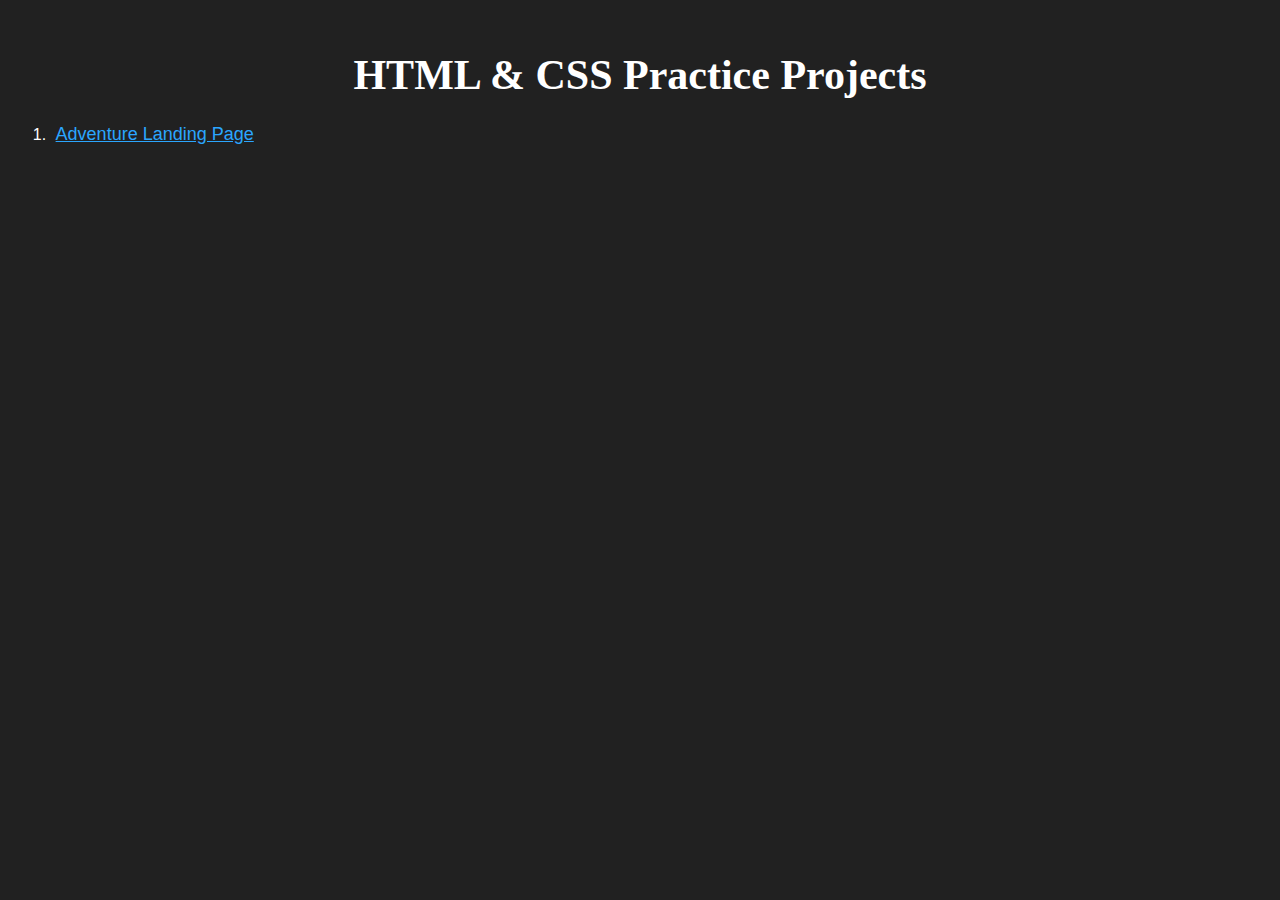
<file: index.html>
<!DOCTYPE html>
<html lang="en">
<head>
      <meta charset="UTF-8">
      <meta name="viewport" content="width=device-width, initial-scale=1.0">
      <title>Practice Projects</title>
      <style>
            * {
                  margin: 0;
                  padding: 0;
                  box-sizing: border-box;
            }
            body {
                  background-color: #212121;
                  min-height: 100vh;
                  color: #fff;
                  padding: 2%;
                  font-family: 'Gill Sans', 'Gill Sans MT', Calibri, 'Trebuchet MS', sans-serif;
            }
            h1 {
                  text-align: center;
                  margin: 25px 0;
                  font-size: 42px;
                  font-family: 'Times New Roman', Times, serif;
            }
            a {
                  color: rgb(43, 166, 254);
                  font-size: 18px;
                  margin-left: 5px;
            }
            ol {
                  margin-left: 25px;
            }
            li {
                  margin-bottom: 10px;
            }
      </style>

</head>
<body>
      <div class="mini-projects">
            <h1 class="heading">HTML & CSS Practice Projects</h1>
            <ol>
                  <li>
                      <a href="./1-Adventure/index.html">Adventure Landing Page</a>  
                  </li> 
            </ol>
      </div>
</body>
</html>
</file>
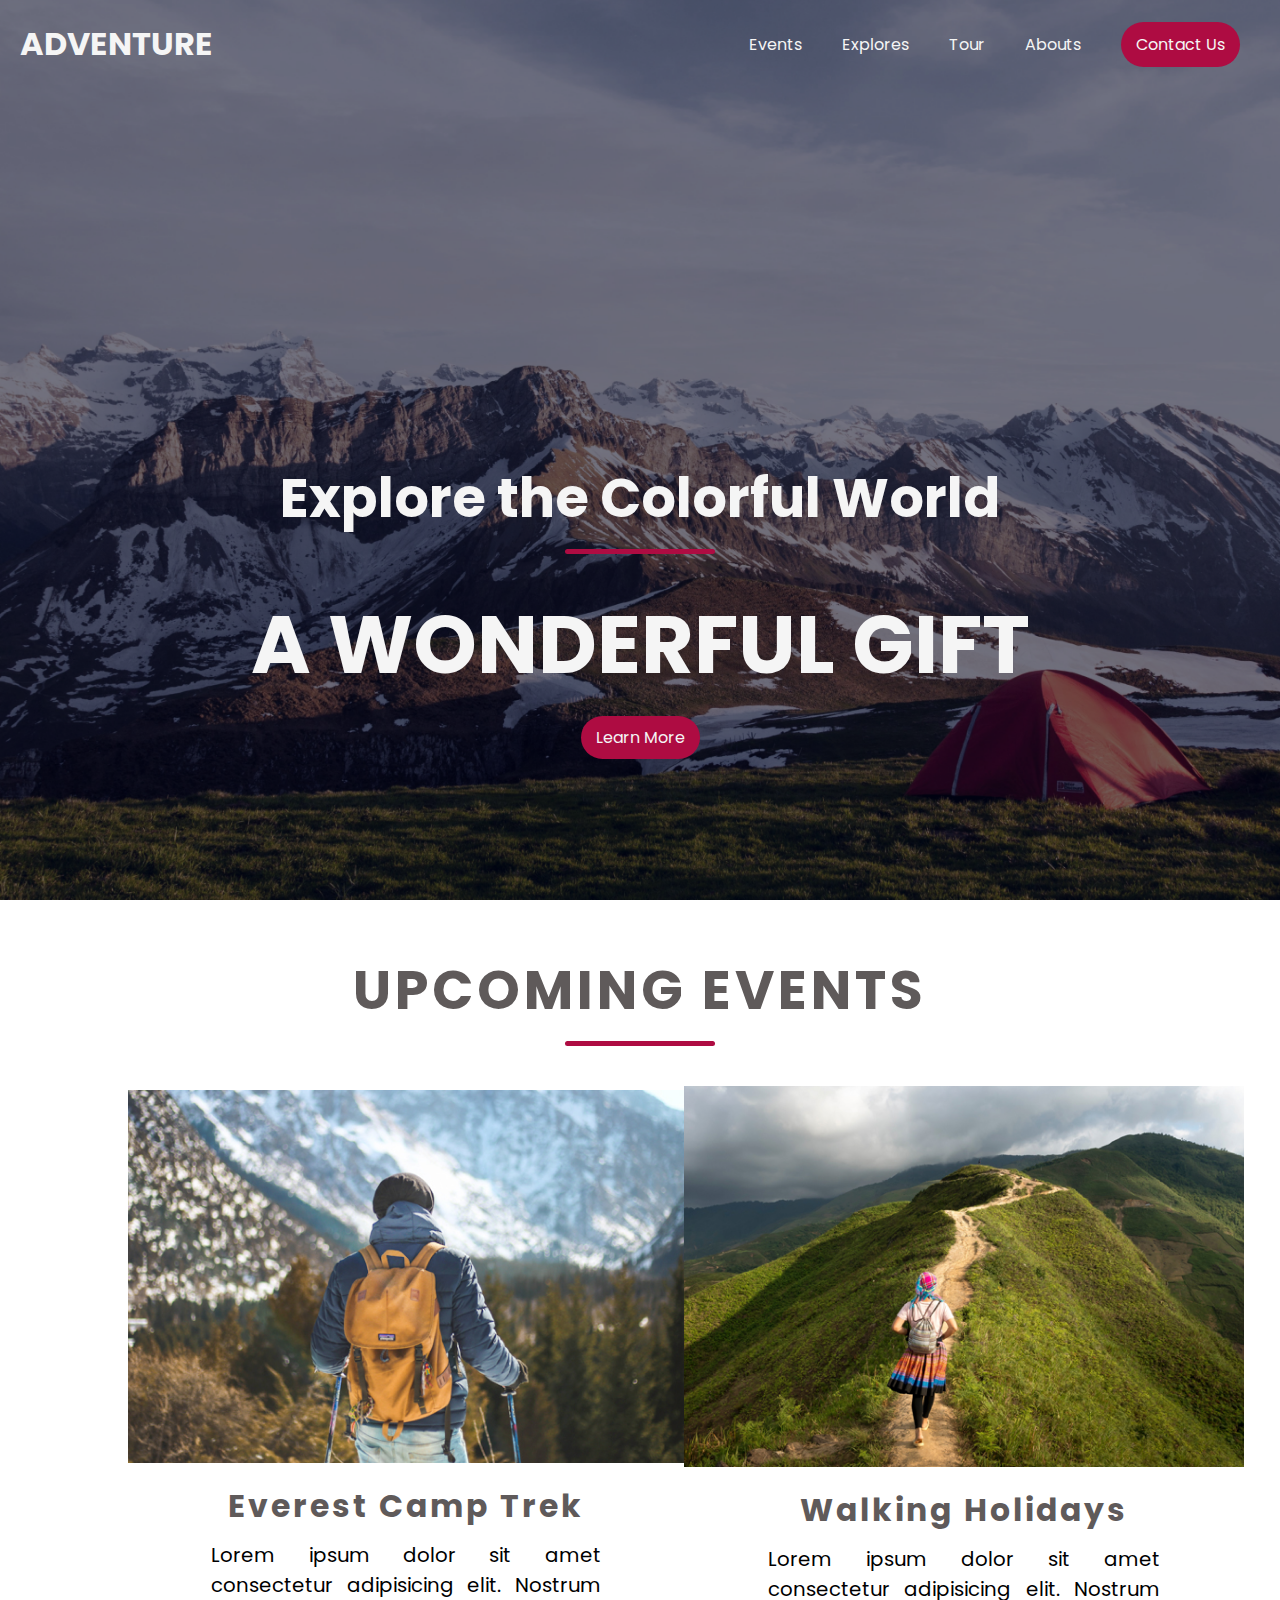
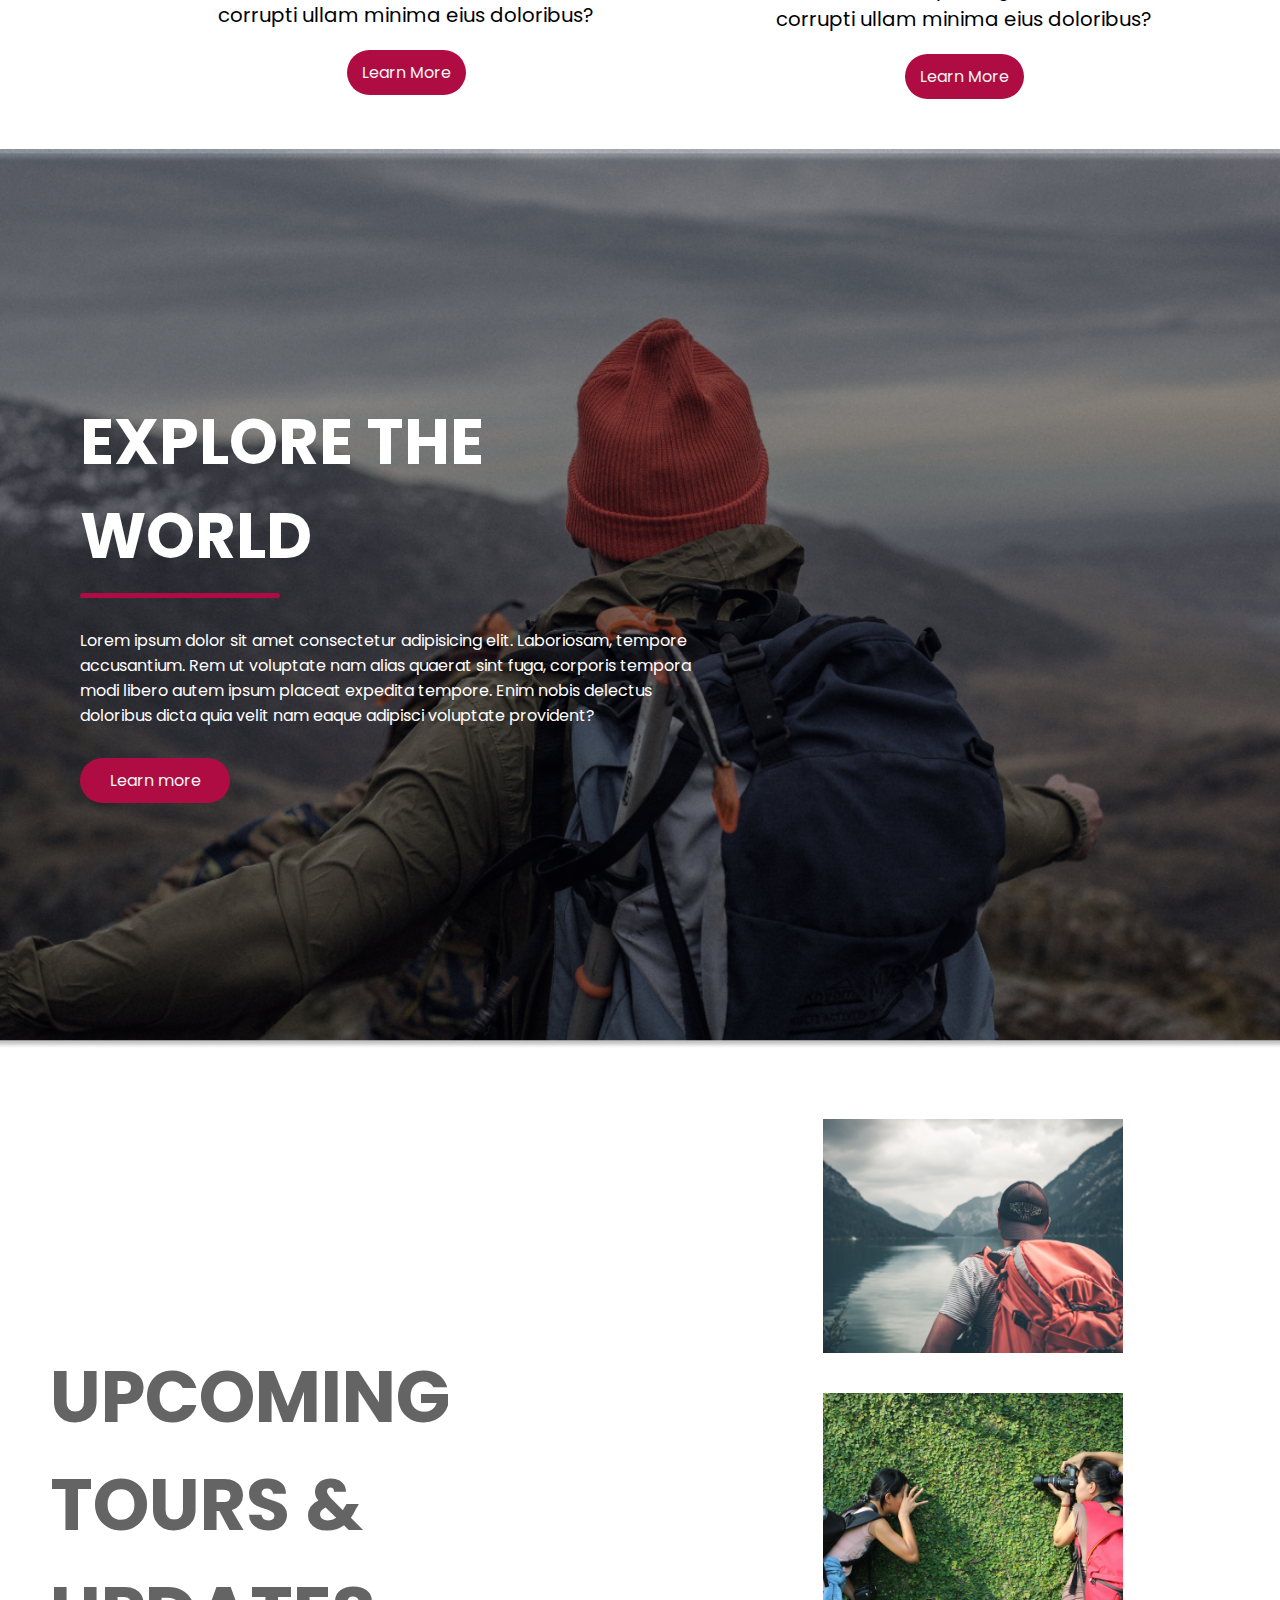
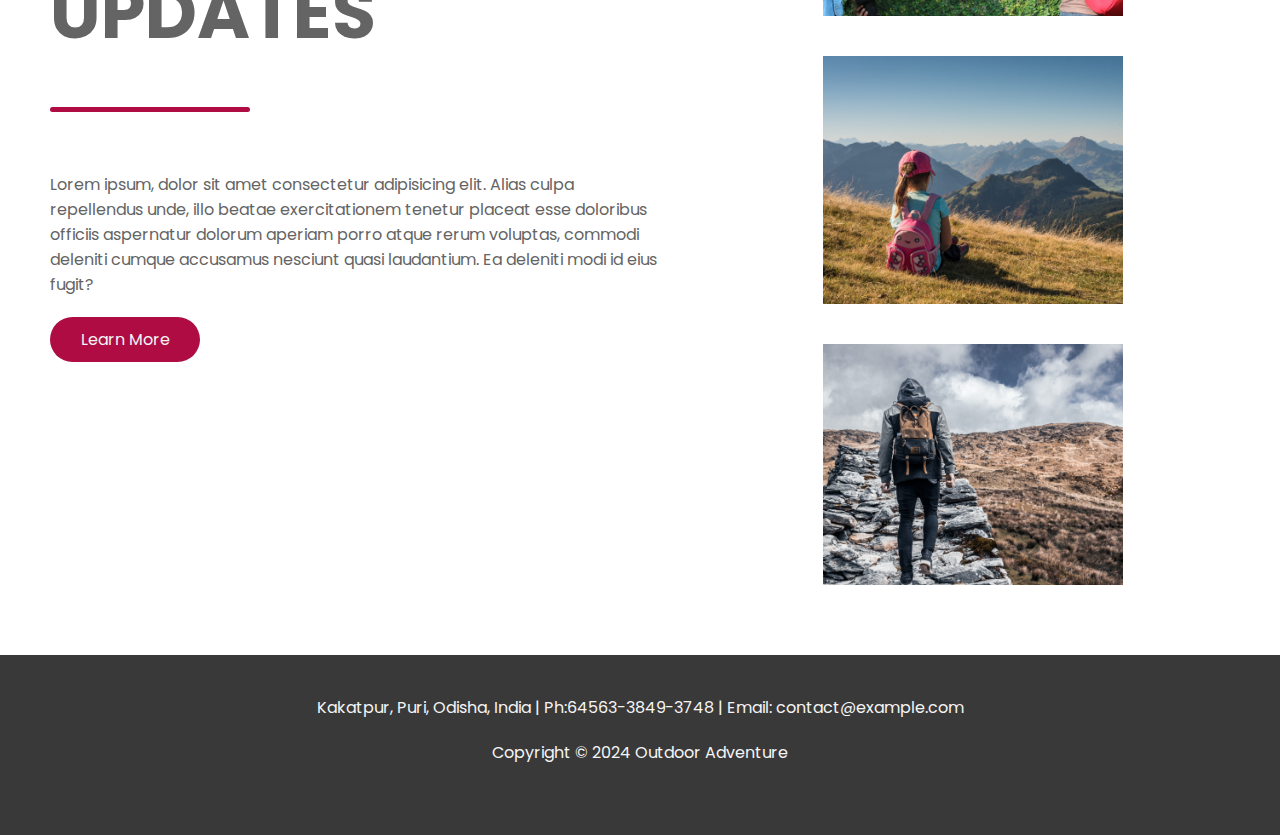
<file: 1-Adventure/index.html>
<!DOCTYPE html>
<html lang="en">
<head>
      <meta charset="UTF-8">
      <meta name="viewport" content="width=device-width, initial-scale=1.0">
      <title>Adventure Website</title>
      <link rel="stylesheet" href="./assets/css/Styles.css">
</head>
<body>
      <!-- Nav-Links -->
      <nav class="navbar">
            <h1 class="logo">ADVENTURE</h1>
            <ul class="nav-links">
                  <li><a href="#even">Events</a></li>
                  <li><a href="#expl">Explores</a></li>
                  <li><a href="#tr">Tour</a></li>
                  <li><a href="#abt">Abouts</a></li>
                  <li class="btn"><a href="#">Contact Us</a></li>
            </ul>
            <img src="./assets/img/menu-btn.png" alt="" class="menu-btn">
      </nav>

      <header id="home">
            <div class="header-content">
                  <h2>Explore the Colorful World</h2>
                  <div class="line"></div>
                  <h1>A WONDERFUL GIFT</h1>
                  <a href="#" class="btn">Learn More</a>
            </div>
      </header>

      <!-- Events -->

      <section id="even" class="events">
            <h1>UPCOMING EVENTS</h1>
            <div class="line"></div>
            <div class="event-detail">
                  <div>
                        <img src="./assets/img/img1.png" alt="">
                        <h2>Everest Camp Trek</h2>
                        <p>Lorem ipsum dolor sit amet consectetur adipisicing elit. Nostrum corrupti ullam minima eius doloribus?</p>
                        <a href="#" class="btn">Learn More</a>
                  </div>
                  <div>
                        <img src="./assets/img/img2.png" alt="">
                        <h2>Walking Holidays</h2>
                        <p>Lorem ipsum dolor sit amet consectetur adipisicing elit. Nostrum corrupti ullam minima eius doloribus?</p>
                        <a href="#" class="btn">Learn More</a>
                  </div>
                  
            </div>
      </section>

      <!-- Explore Section -->

      <section id="expl" class="explore">
            <div class="explore-content">
                  <h1>EXPLORE THE WORLD</h1>
                  <div class="line line2"></div>
                  <p>Lorem ipsum dolor sit amet consectetur adipisicing elit. Laboriosam, tempore accusantium. Rem ut voluptate nam alias quaerat sint fuga, corporis tempora modi libero autem ipsum placeat expedita tempore. Enim nobis delectus doloribus dicta quia velit nam eaque adipisci voluptate provident?</p>
                  <a href="#" class="btn btn2">Learn more</a>
            </div>
      </section>

      <!-- Tours Section -->

      <section id="tr" class="tours">
            <div class="content-col">
                  <h1>UPCOMING TOURS & UPDATES</h1>
                  <div class="line line2"></div>
                  <p>Lorem ipsum, dolor sit amet consectetur adipisicing elit. Alias culpa repellendus unde, illo beatae exercitationem tenetur placeat esse doloribus officiis aspernatur dolorum aperiam porro atque rerum voluptas, commodi deleniti cumque accusamus nesciunt quasi laudantium. Ea deleniti modi id eius fugit?</p>
                  <a href="#" class="btn btn2">Learn More</a>
            </div>
            <div class="image-col">
                  <img src="./assets/img/img3.png" alt="">
                  <img src="./assets/img/img4.png" alt="">
                  <img src="./assets/img/img5.png" alt="">
                  <img src="./assets/img/img6.png" alt="">
            </div>
      </div>
      </section>

      <!-- Footer -->

      <footer id="abt">
            <p>Kakatpur, Puri, Odisha, India | Ph:64563-3849-3748 | Email: contact@example.com</p>
            <p>Copyright © 2024 Outdoor Adventure</p>
      </footer>

      <script>
            const menuBtn = document.querySelector('.menu-btn');
            const navLinks = document.querySelector('.nav-links');

            menuBtn.addEventListener('click', () => {
                  navLinks.classList.toggle('mobile-menu')
            })

      </script>
</body>
</html>
</file>
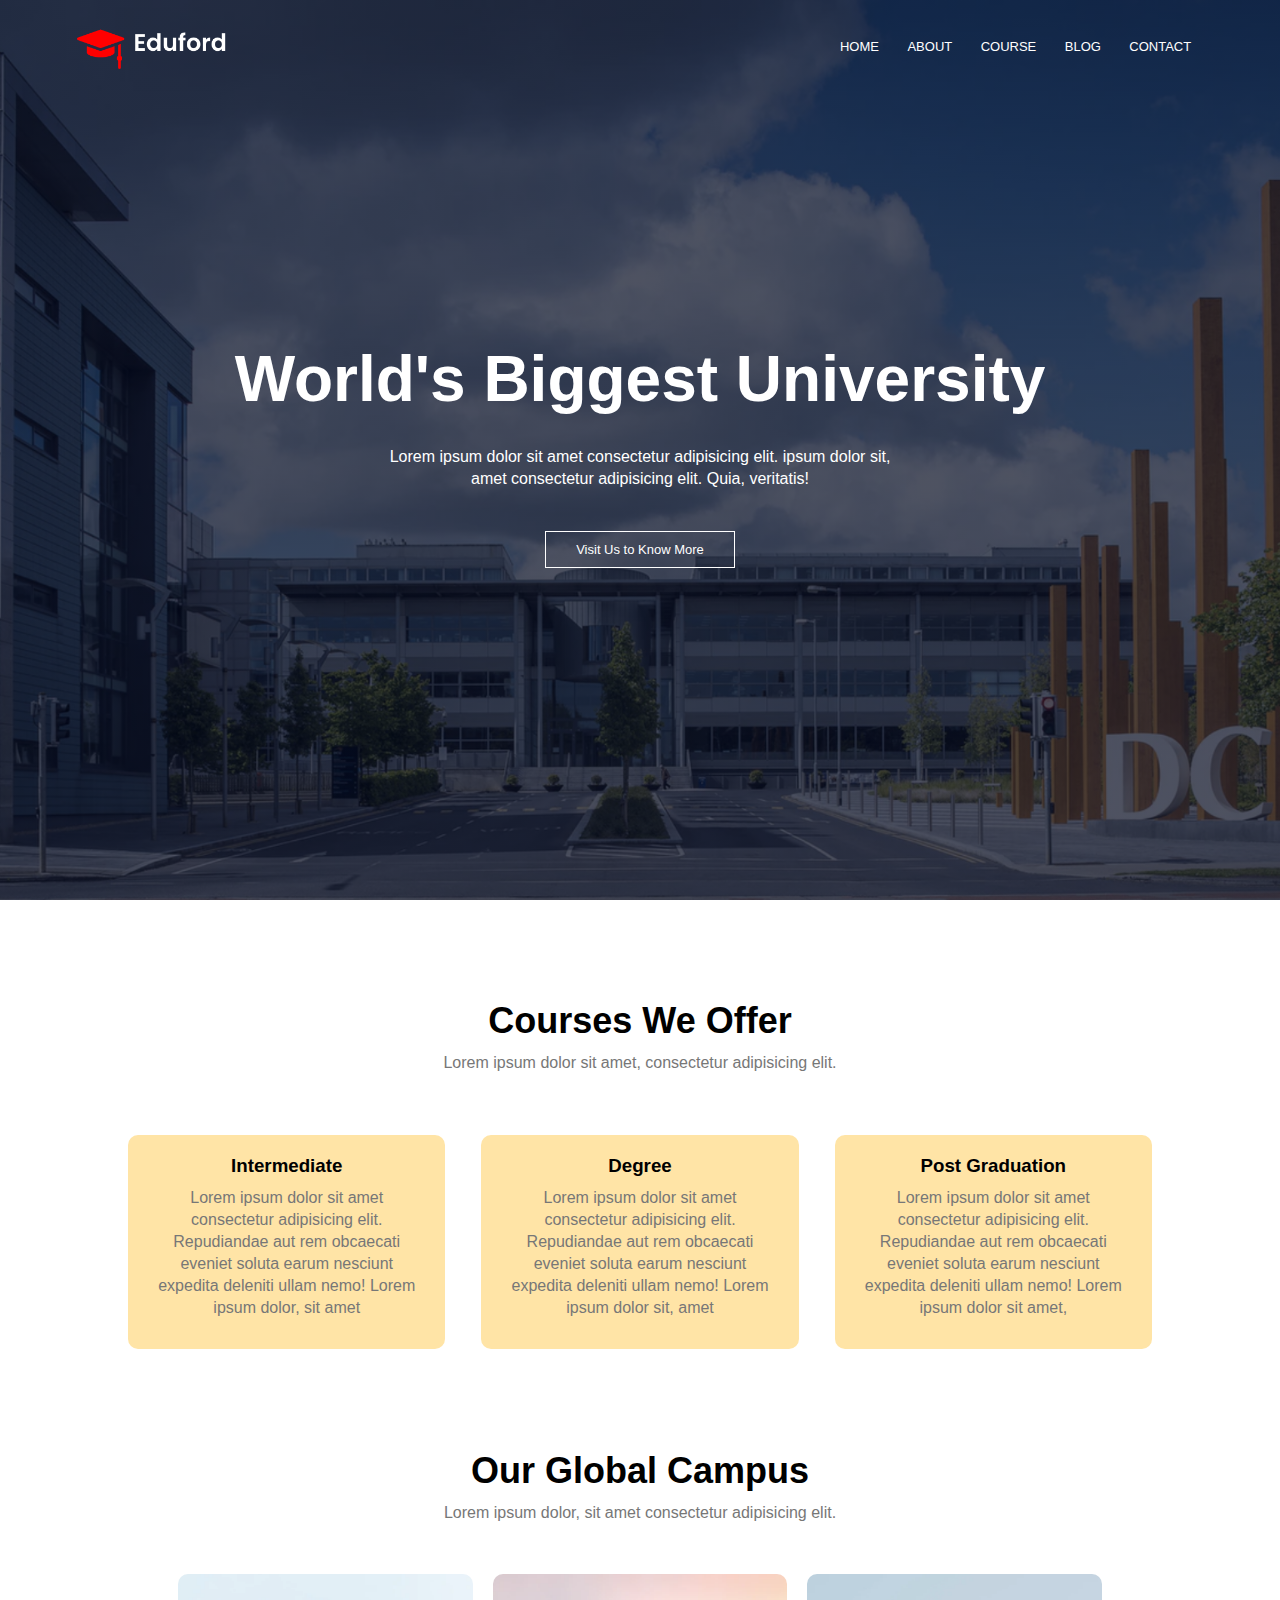
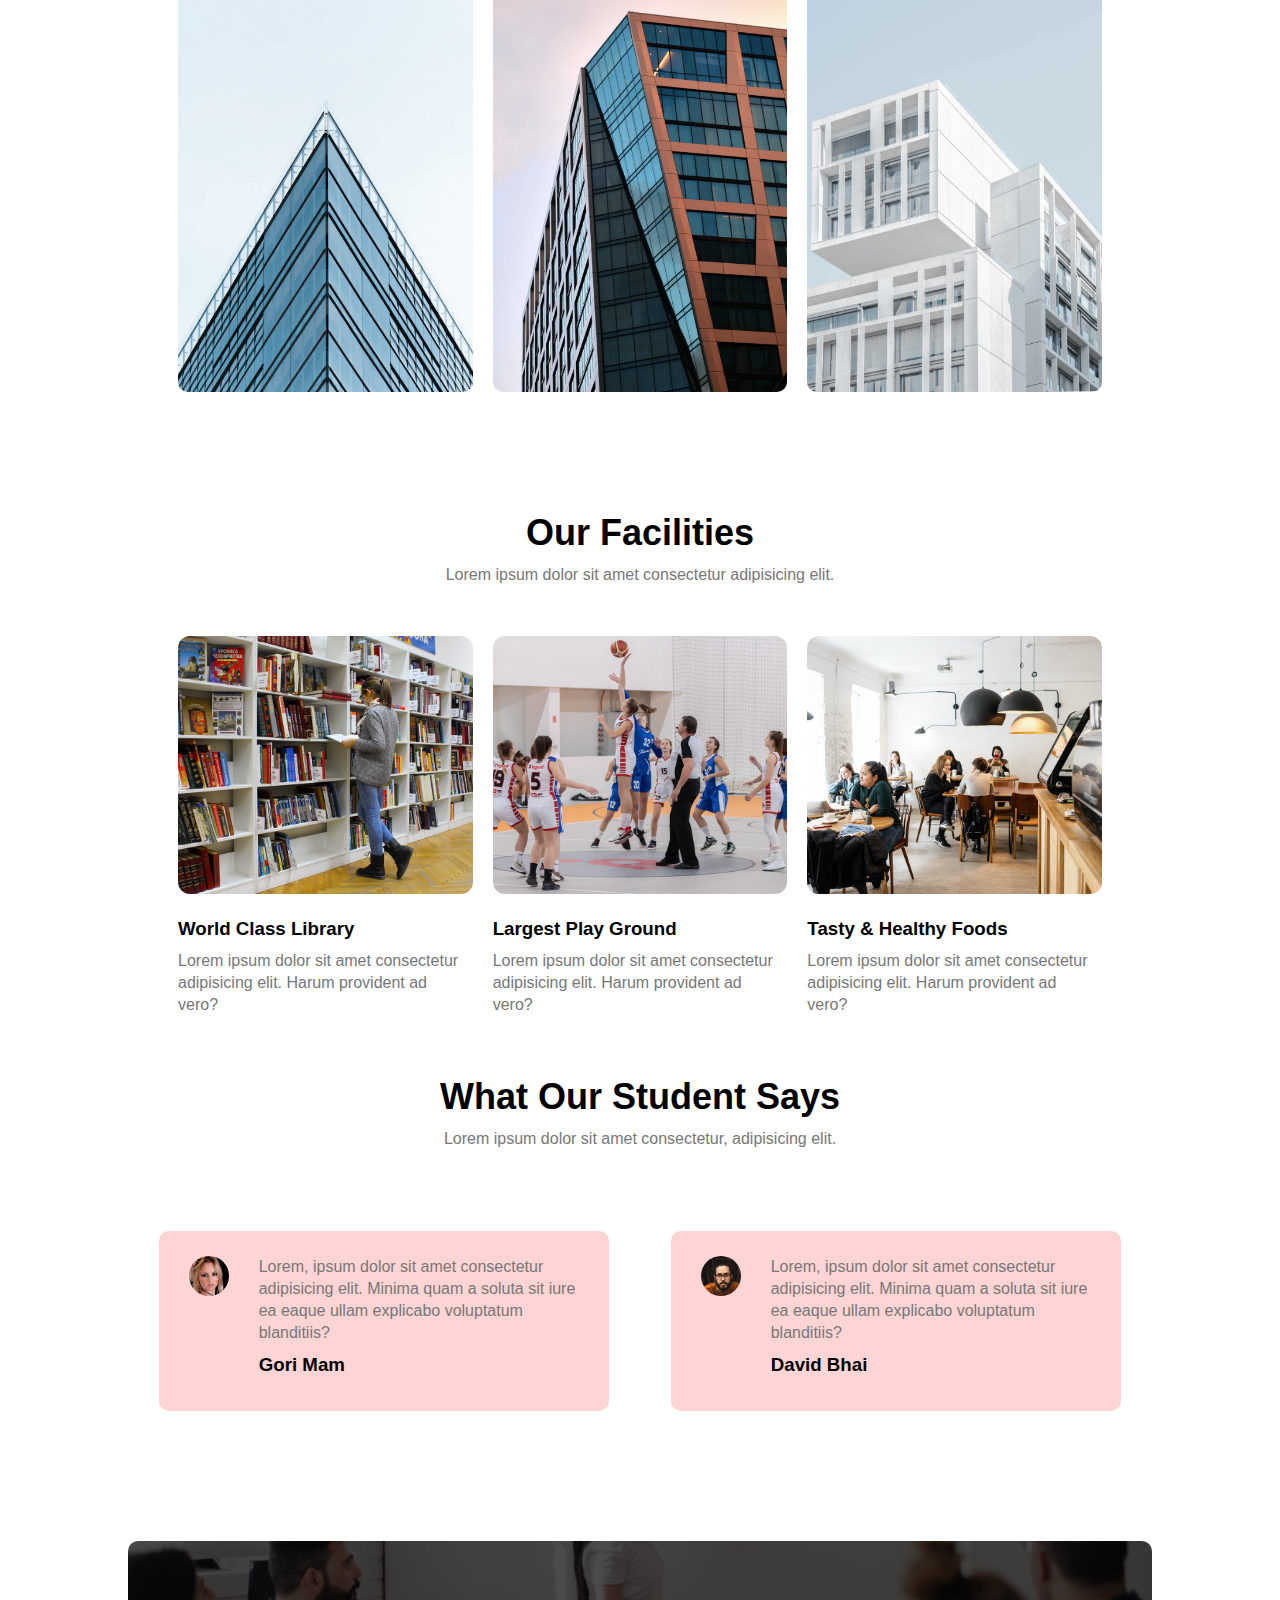
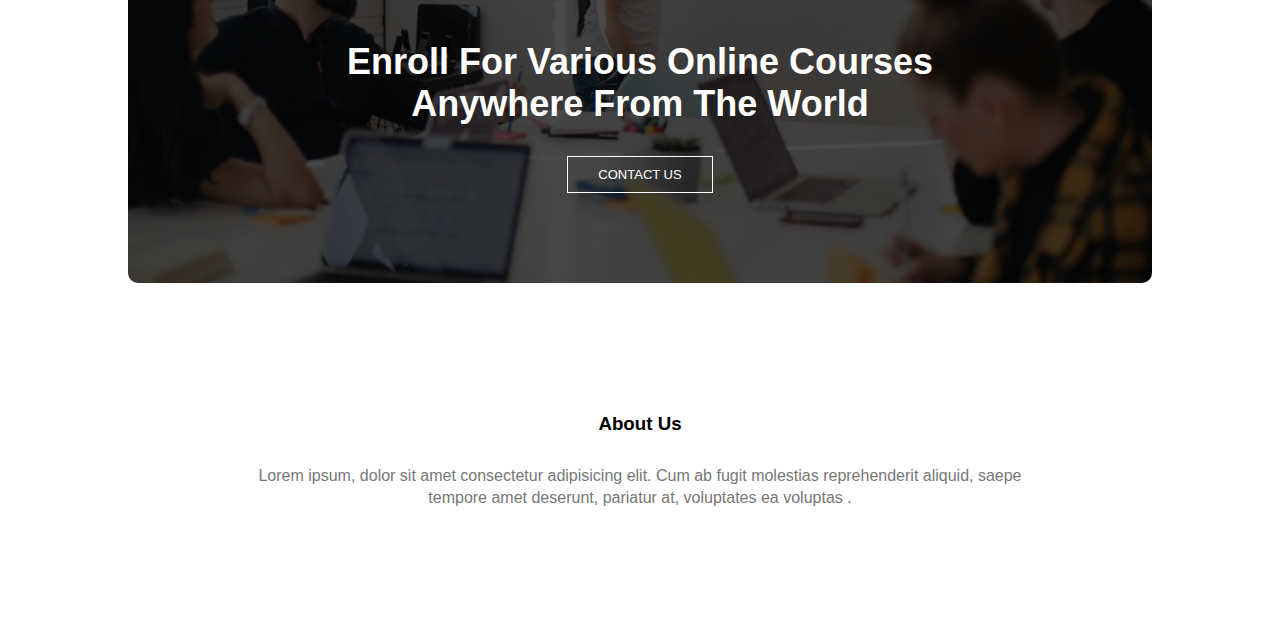
<file: 2-Eduford/index.html>
<!DOCTYPE html>
<html lang="en">
<head>
      <meta charset="UTF-8">
      <meta name="viewport" content="width=device-width, initial-scale=1.0">
      <link rel="stylesheet" href="./assets/css/styles.css">
      <link rel="stylesheet" href="https://cdnjs.cloudflare.com/ajax/libs/font-awesome/6.6.0/css/all.min.css" integrity="sha512-Kc323vGBEqzTmouAECnVceyQqyqdsSiqLQISBL29aUW4U/M7pSPA/gEUZQqv1cwx4OnYxTxve5UMg5GT6L4JJg==" crossorigin="anonymous" referrerpolicy="no-referrer" />
      <title>Eduford</title>
</head>
<body>
      
      <header class="header">
            <nav>
                  <img src="./assets/img/logo.png" alt="logo of the page" class="logo">
                  <div class="nav-links" id="navLinks">
                        <i class="fa fa-solid fa-xmark" onclick="hideMenu()"></i>
                        <ul>
                              <li><a href="./index.html">HOME</a></li>
                              <li><a href="./aboutUs.html">ABOUT</a></li>
                              <li><a href="./courses.html">COURSE</a></li>
                              <li><a href="./blog.html">BLOG</a></li>
                              <li><a href="./Contactus.html">CONTACT</a></li>
                        </ul>
                  </div>
                  <i class="fa fa-solid fa-bars " onclick="showMenu()"></i>
            </nav>
            <div class="text-box">
                  <h1>World's Biggest University</h1>
                  <p>Lorem ipsum dolor sit amet consectetur adipisicing elit.  ipsum dolor sit, <br> amet consectetur adipisicing elit. Quia, veritatis!</p>
                  <a class="hero-btn" href="#">Visit Us to Know More</a>
            </div>
      </header>

      <!-- Courses -->

      <section class="courses">
            <h1>Courses We Offer</h1>
            <p>Lorem ipsum dolor sit amet, consectetur adipisicing elit.</p>
            <div class="row">
                  <div class="course-col">
                        <h3>Intermediate</h3>
                        <p>Lorem ipsum dolor sit amet consectetur adipisicing elit. Repudiandae aut rem obcaecati eveniet soluta earum nesciunt expedita deleniti ullam nemo! Lorem ipsum dolor, sit amet 
                        </p>
                  </div>
                  <div class="course-col">
                        <h3>Degree</h3>
                        <p>Lorem ipsum dolor sit amet consectetur adipisicing elit. Repudiandae aut rem obcaecati eveniet soluta earum nesciunt expedita deleniti ullam nemo! Lorem ipsum dolor sit, amet </p>
                  </div>
                  <div class="course-col">
                        <h3>Post Graduation</h3>
                        <p>Lorem ipsum dolor sit amet consectetur adipisicing elit. Repudiandae aut rem obcaecati eveniet soluta earum nesciunt expedita deleniti ullam nemo! Lorem ipsum dolor sit amet, </p>
                  </div>
            </div>
      </section>


      <!-- Campus -->

      <section class="campus">
            <h1>Our Global Campus</h1>
            <p>Lorem ipsum dolor, sit amet consectetur adipisicing elit.</p>
            
            <div class="row">
                  <div class="campus-col">
                        <img src="./assets/img/london.png">
                        <div class="layer">
                              <h3>LONDON</h3>
                        </div>
                  </div>
                  <div class="campus-col">
                        <img src="./assets/img/newyork.png">
                        <div class="layer">
                              <h3>NEW YORK</h3>
                        </div>
                  </div>
                  <div class="campus-col">
                        <img src="./assets/img/washington.png">
                        <div class="layer">
                              <h3>WASHINGTON</h3>
                        </div>
                  </div>
                  
            </div>
      </section>

      <!-- Facility -->

      <section class="facility">
            <h1>Our Facilities</h1>
            <p>Lorem ipsum dolor sit amet consectetur adipisicing elit.</p>
            <div class="row">
                  <div class="facility-col">
                        <img src="./assets/img/library.png">
                        <div class="col-text">
                              <h3>World Class Library</h3>
                              <p>Lorem ipsum dolor sit amet consectetur adipisicing elit. Harum provident ad vero?</p>
                        </div>
                  </div>
                  <div class="facility-col">
                        <img src="./assets/img/basketball.png">
                        <div class="col-text">
                              <h3>Largest Play Ground</h3>
                              <p>Lorem ipsum dolor sit amet consectetur adipisicing elit. Harum provident ad vero?</p>
                        </div>
                  </div>
                  <div class="facility-col">
                        <img src="./assets/img/cafeteria.png">
                        <div class="col-text">
                              <h3>Tasty & Healthy Foods</h3>
                              <p>Lorem ipsum dolor sit amet consectetur adipisicing elit. Harum provident ad vero?</p>
                        </div>
                  </div>
            </div>
      </section>

      <!-- Testimonial -->

      <section class="testimonial">
            <h1>What Our Student Says</h1>
            <p>Lorem ipsum dolor sit amet consectetur, adipisicing elit.</p>
            <div class="row">
                  <div class="testi-col">
                        <img src="./assets/img/user1.jpg">
                        <div class="review">
                              <p>Lorem, ipsum dolor sit amet consectetur adipisicing elit. Minima quam a soluta sit iure ea eaque ullam explicabo voluptatum blanditiis?</p>
                              <h3>Gori Mam</h3>
                              <i class="fa-solid fa-star"></i>
                              <i class="fa-solid fa-star"></i>
                              <i class="fa-solid fa-star"></i>
                              <i class="fa-solid fa-star"></i>
                              <i class="fa-regular fa-star"></i>
                        </div>
                  </div>
                  <div class="testi-col">
                        <img src="./assets/img/user2.jpg">
                        <div class="review">
                              <p>Lorem, ipsum dolor sit amet consectetur adipisicing elit. Minima quam a soluta sit iure ea eaque ullam explicabo voluptatum blanditiis?</p>
                              <h3>David Bhai</h3>
                              <i class="fa-solid fa-star"></i>
                              <i class="fa-solid fa-star"></i>
                              <i class="fa-solid fa-star"></i>
                              <i class="fa-solid fa-star"></i>
                              <i class="fa-solid fa-star-half-stroke"></i>
                        </div>
                  </div>

            </div>
      </section>

      <!-- Call To Action -->

      <section class="cta">
            <h1>enroll for various online courses <br> anywhere from the world</h1>
            <a href="" class="hero-btn">CONTACT US</a>
      </section>


      <footer>
            <h3>About Us</h3>
            <p>Lorem ipsum, dolor sit amet consectetur adipisicing elit. Cum ab fugit molestias  reprehenderit aliquid, saepe <br> tempore amet deserunt, pariatur at, voluptates ea voluptas .</p>
            <div class="media-links">
                  <a href="#">
                        <i class="fa-brands fa-facebook"></i>
                  </a>
                  <a href="#">
                        <i class="fa-brands fa-x-twitter"></i>
                  </a>
                  <a href="#">
                        <i class="fa-brands fa-instagram"></i>
                  </a>
                  <a href="#">
                        <i class="fa-brands fa-linkedin"></i>
                  </a>
            </div>
      </footer>



      <!-- JavaScript for Toggle Menu -->
      <script>
            const navLinks = document.getElementById('navLinks')
            function showMenu() {
                  navLinks.style.right = '0';
            }
            function hideMenu() {
                  navLinks.style.right = '-200px';
            }
      </script>
</body>
</html>
</file>
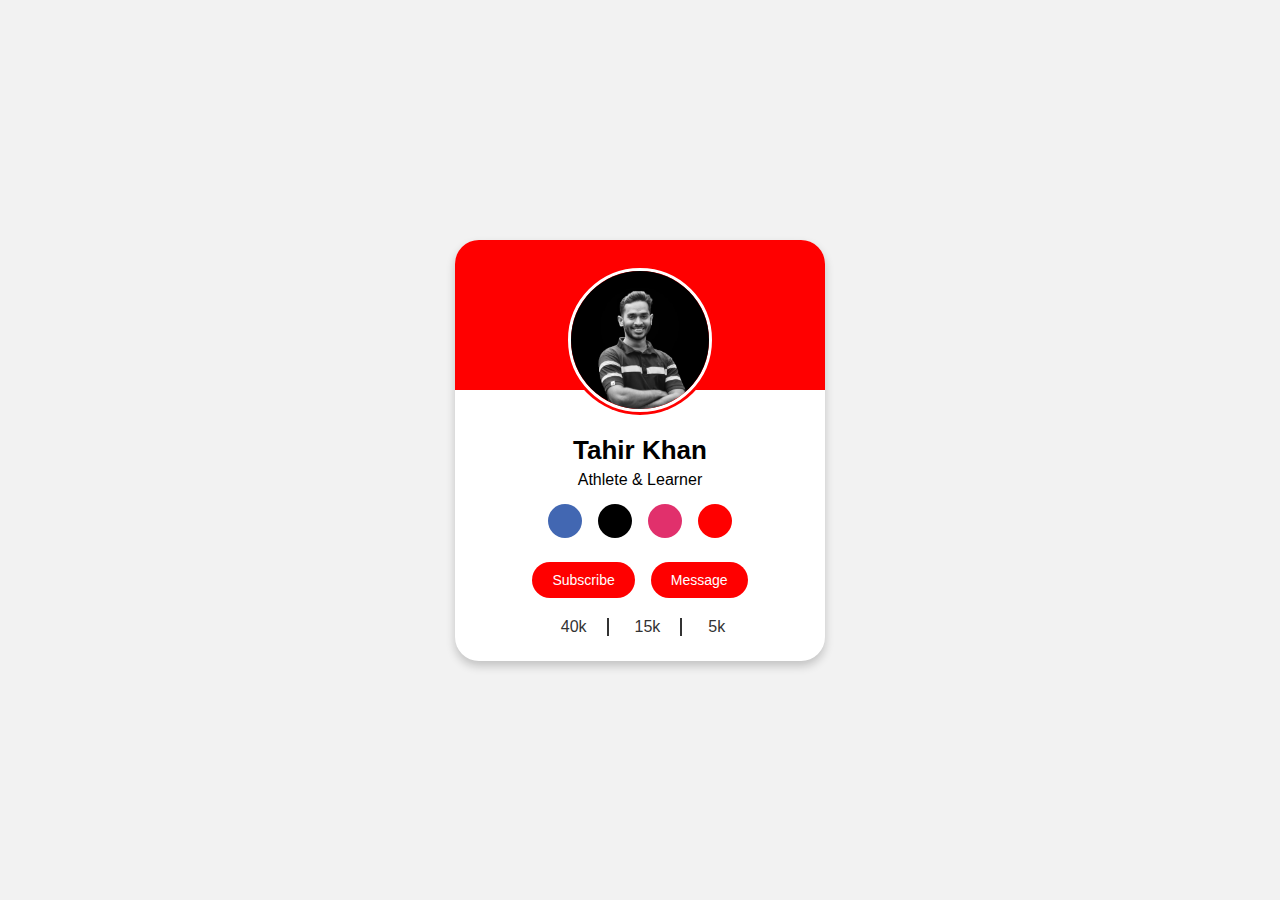
<file: Mini-Project-Css/1-Profile-Card/index.html>
<!DOCTYPE html>
<html lang="en">
<head>
      <meta charset="UTF-8">
      <meta name="viewport" content="width=device-width, initial-scale=1.0">
      <title>Profile-Card</title>
      <link rel="stylesheet" href="https://cdnjs.cloudflare.com/ajax/libs/font-awesome/6.6.0/css/all.min.css" integrity="sha512-Kc323vGBEqzTmouAECnVceyQqyqdsSiqLQISBL29aUW4U/M7pSPA/gEUZQqv1cwx4OnYxTxve5UMg5GT6L4JJg==" crossorigin="anonymous" referrerpolicy="no-referrer" />
      <link rel="stylesheet" href="./assets/css/styles.css">
</head>
<body>
      <div class="profile-card">
            <div class="image">
                  <img src="./assets/img/Profile_Pic.jpeg" alt="">
            </div>

            <div class="text-data">
                  <span class="title">Tahir Khan</span>
                  <p class="text">Athlete & Learner</p>
            </div>

            <div class="media-buttons">
                  <a href="#" class="link" style="background-color: #4267b2;">
                        <i class="fa-brands fa-facebook"></i>
                  </a>
                  <a href="#" class="link" style="background-color: #000;">
                        <i class="fa-brands fa-x-twitter"></i>
                  </a>
                  <a href="#" class="link" style="background-color: #e1306c;">
                        <i class="fa-brands fa-instagram"></i>
                  </a>
                  <a href="#" class="link" style="background-color: #ff0000;">
                        <i class="fa-brands fa-youtube"></i>
                  </a>
            </div>

            <div class="buttons">
                  <button class="button">Subscribe</button>
                  <button class="button">Message</button>
            </div>

            <div class="analytics">
                  <div class="data">
                        <i class="fa-regular fa-heart"></i>
                        <span class="number">40k</span>
                  </div>
                  <div class="data">
                        <i class="fa-regular fa-comment"></i>
                        <span class="number">15k</span>
                  </div>
                  <div class="data">
                        <i class="fa-solid fa-share"></i>
                        <span class="number">5k</span>
                  </div>
            </div>
      </div>
</body>
</html>
</file>
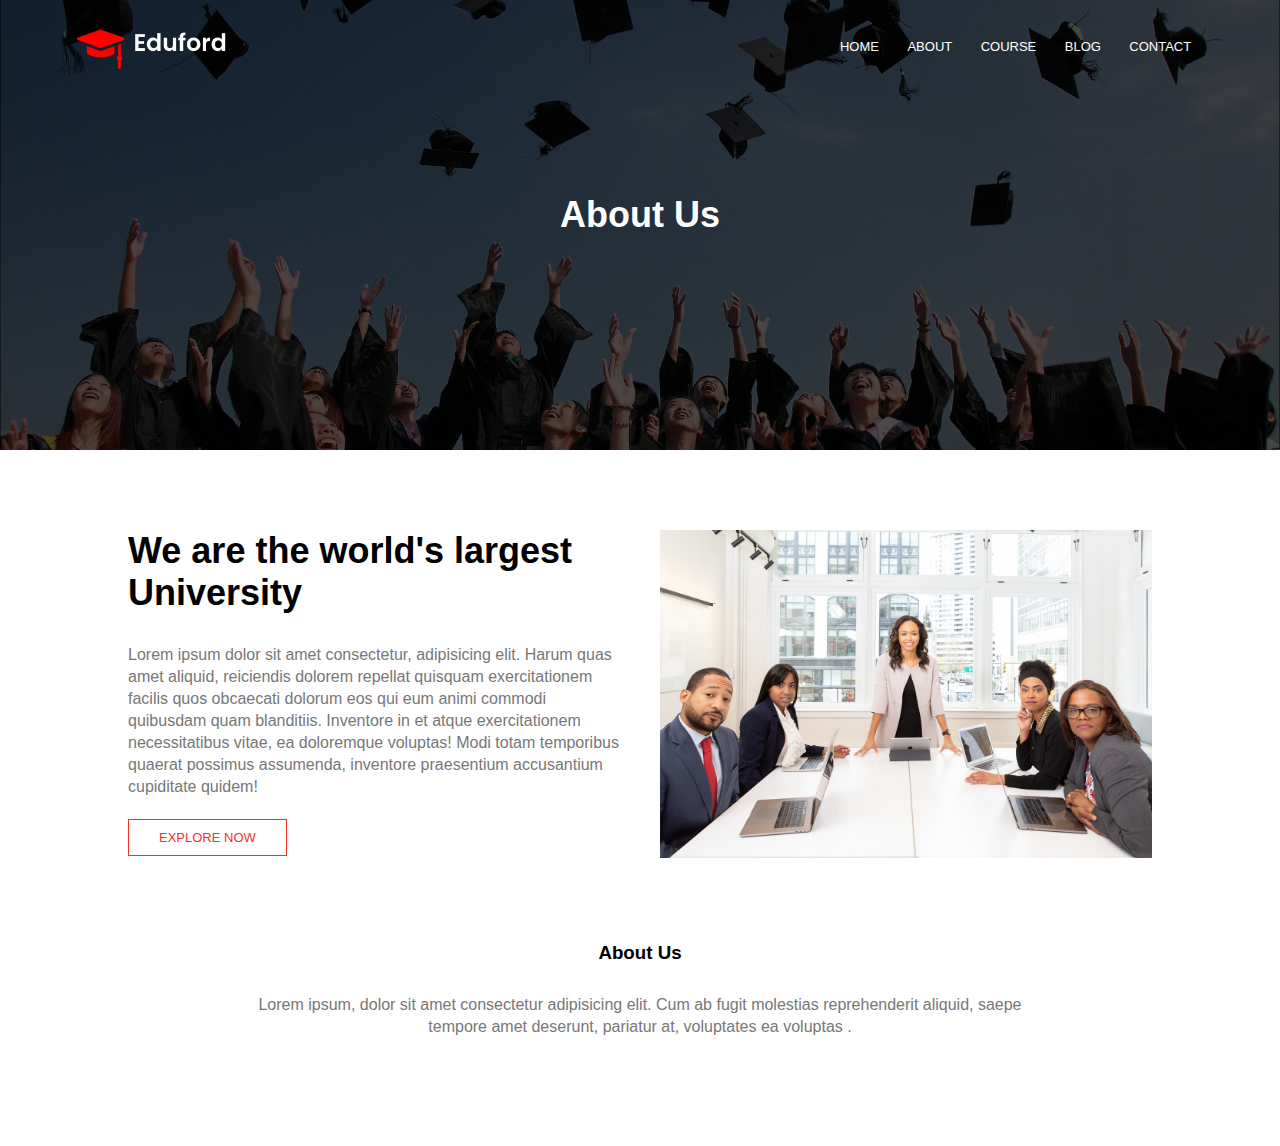
<file: 2-Eduford/aboutUs.html>
<!DOCTYPE html>
<html lang="en">
<head>
      <meta charset="UTF-8">
      <meta name="viewport" content="width=device-width, initial-scale=1.0">
      <link rel="stylesheet" href="./assets/css/styles.css">
      <link rel="stylesheet" href="./assets/css/about.css">
      <link rel="stylesheet" href="https://cdnjs.cloudflare.com/ajax/libs/font-awesome/6.6.0/css/all.min.css" integrity="sha512-Kc323vGBEqzTmouAECnVceyQqyqdsSiqLQISBL29aUW4U/M7pSPA/gEUZQqv1cwx4OnYxTxve5UMg5GT6L4JJg==" crossorigin="anonymous" referrerpolicy="no-referrer" />
      <title>Eduford</title>
</head>
<body>
      
      <header class="sub-header">
            <nav>
                  <img src="./assets/img/logo.png" alt="logo of the page" class="logo">
                  <div class="nav-links" id="navLinks">
                        <i class="fa fa-solid fa-xmark" onclick="hideMenu()"></i>
                        <ul>
                              <li><a href="./index.html">HOME</a></li>
                              <li><a href="./aboutUs.html">ABOUT</a></li>
                              <li><a href="./courses.html">COURSE</a></li>
                              <li><a href="./blog.html">BLOG</a></li>
                              <li><a href="./Contactus.html">CONTACT</a></li>
                        </ul>
                  </div>
                  <i class="fa fa-solid fa-bars " onclick="showMenu()"></i>
            </nav>
            <h1>About Us</h1>
      </header>


      <section class="about-us">
            <div class="row">
                  <div class="about-col">
                        <h1>We are the world's largest University</h1>
                        <p>Lorem ipsum dolor sit amet consectetur, adipisicing elit. Harum quas amet aliquid, reiciendis dolorem repellat quisquam exercitationem facilis quos obcaecati dolorum eos qui eum animi commodi quibusdam quam blanditiis. Inventore in et atque exercitationem necessitatibus vitae, ea doloremque voluptas! Modi totam temporibus quaerat possimus assumenda, inventore praesentium accusantium cupiditate quidem!</p>
                        <a href="#" class="hero-btn abs-btn">EXPLORE NOW</a>
                  </div>
                  <div class="about-col">
                        <img src="./assets/img/about.jpg">
                  </div>
            </div>
      </section>


 
      <!-- Footer -->
      <footer>
            <h3>About Us</h3>
            <p>Lorem ipsum, dolor sit amet consectetur adipisicing elit. Cum ab fugit molestias  reprehenderit aliquid, saepe <br> tempore amet deserunt, pariatur at, voluptates ea voluptas .</p>
            <div class="media-links">
                  <a href="#">
                        <i class="fa-brands fa-facebook"></i>
                  </a>
                  <a href="#">
                        <i class="fa-brands fa-x-twitter"></i>
                  </a>
                  <a href="#">
                        <i class="fa-brands fa-instagram"></i>
                  </a>
                  <a href="#">
                        <i class="fa-brands fa-linkedin"></i>
                  </a>
            </div>
      </footer>

      <script>
            const navLinks = document.getElementById('navLinks')
            function showMenu() {
                  navLinks.style.right = '0';
            }
            function hideMenu() {
                  navLinks.style.right = '-200px';
            }
      </script>
</body>
</html>
</file>
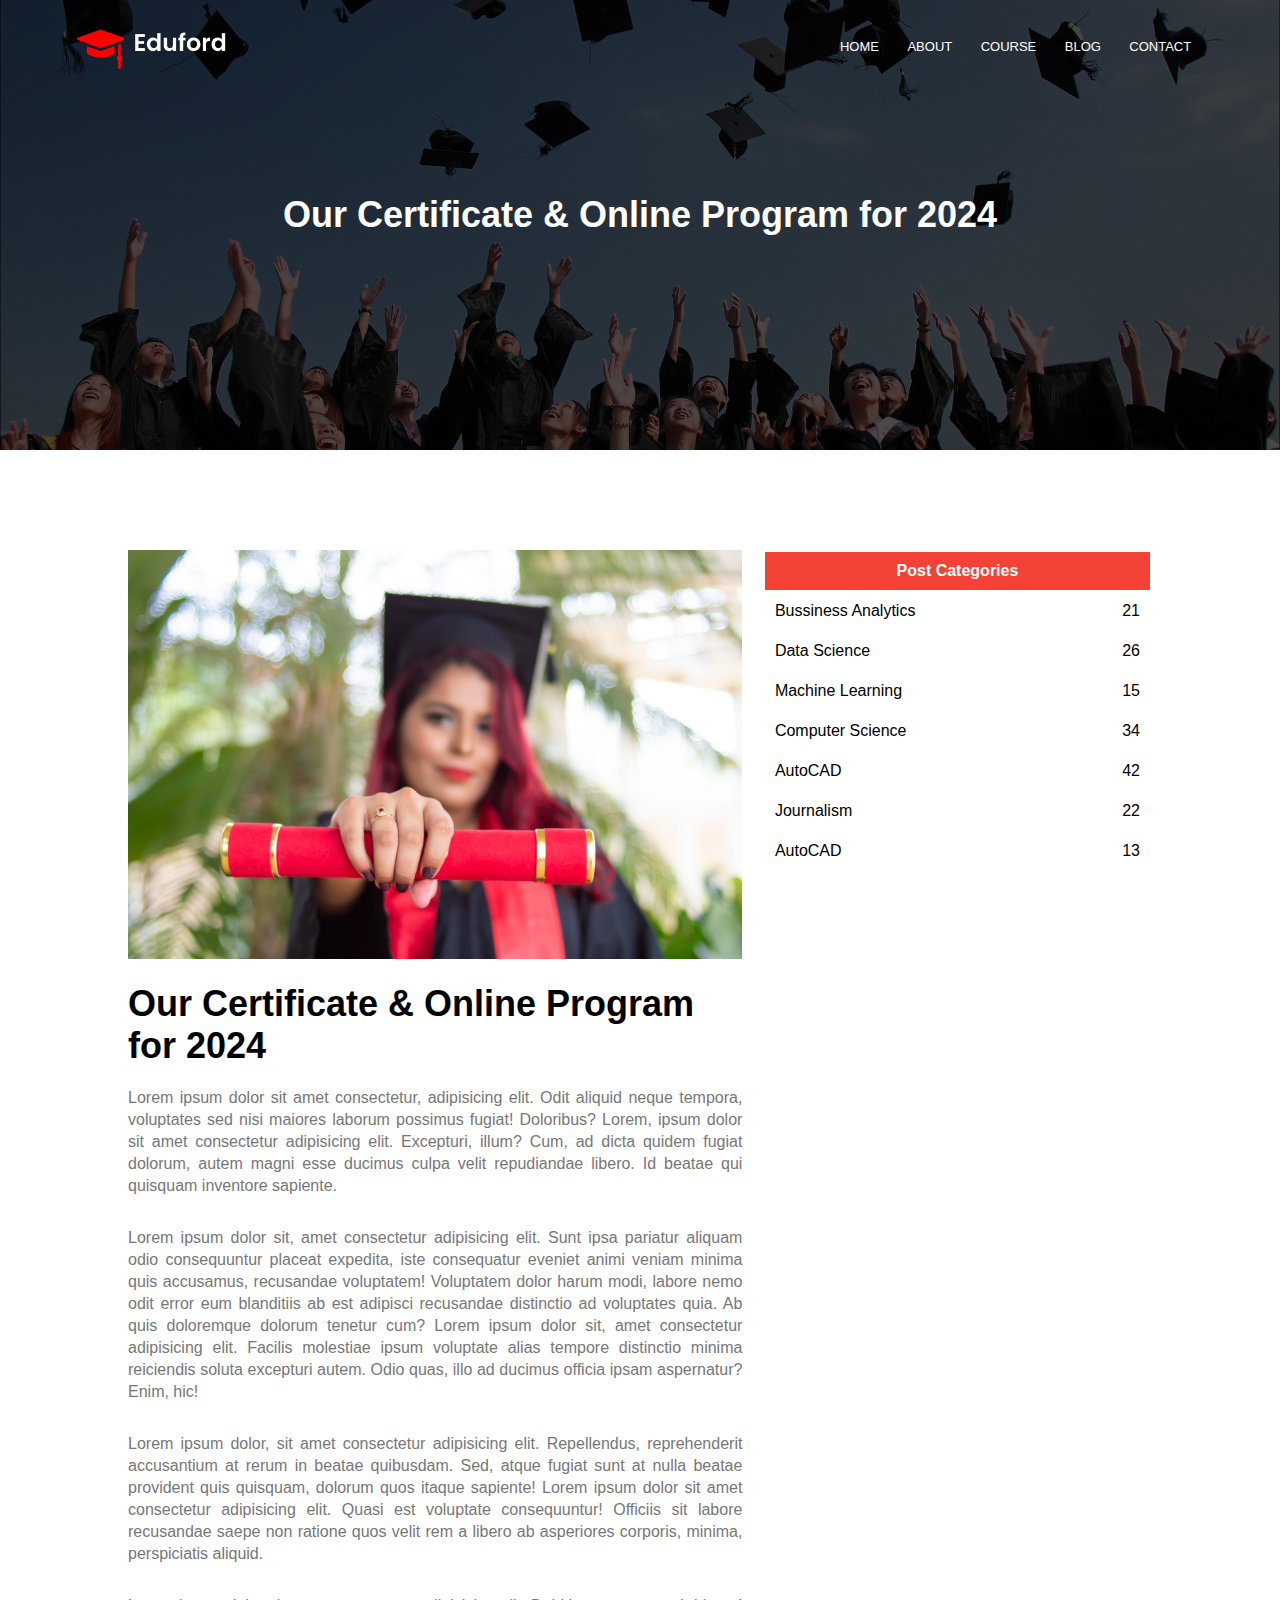
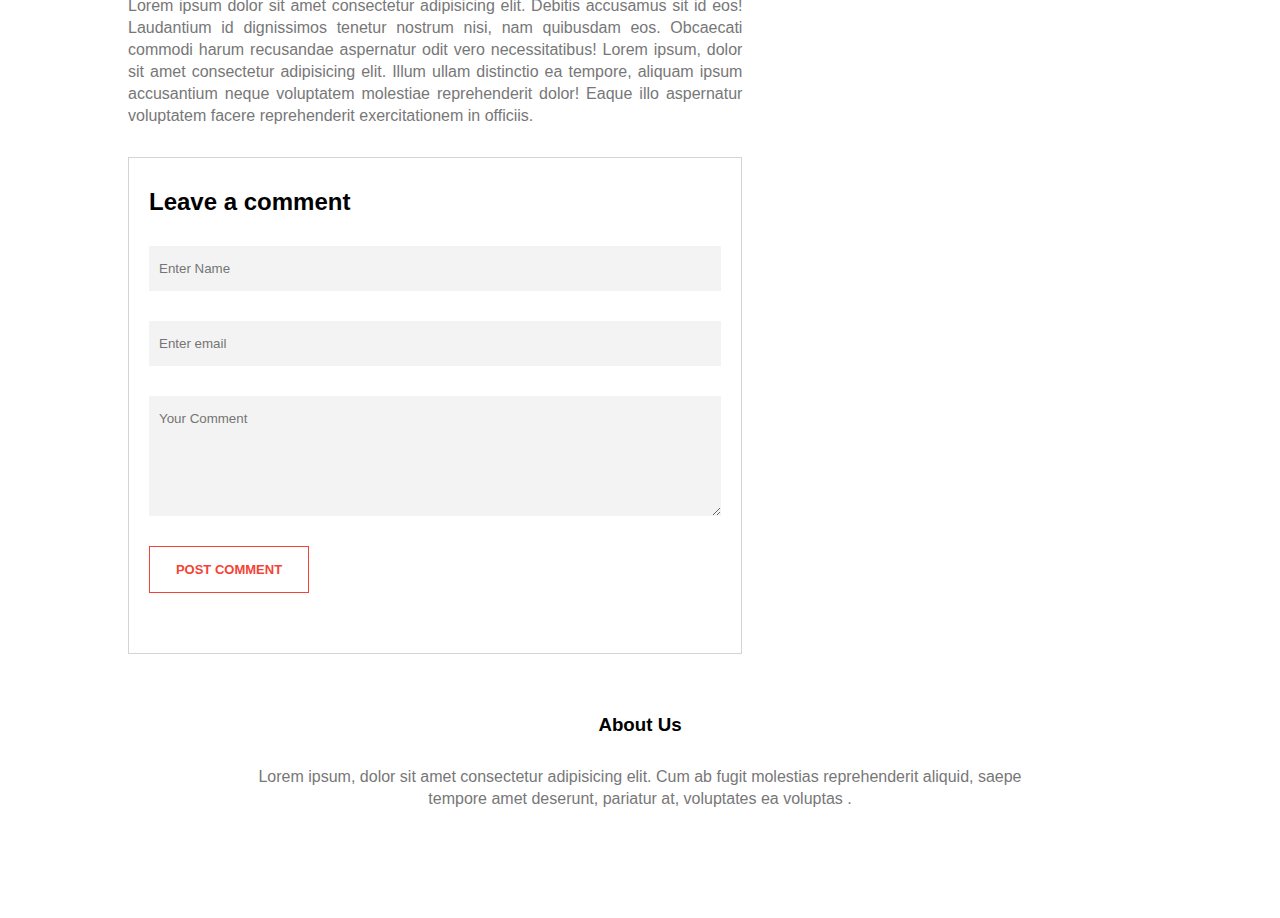
<file: 2-Eduford/blog.html>
<!DOCTYPE html>
<html lang="en">
<head>
      <meta charset="UTF-8">
      <meta name="viewport" content="width=device-width, initial-scale=1.0">
      <link rel="stylesheet" href="./assets/css/styles.css">
      <link rel="stylesheet" href="./assets/css/about.css">
      <link rel="stylesheet" href="./assets/css/blog.css">
      <link rel="stylesheet" href="https://cdnjs.cloudflare.com/ajax/libs/font-awesome/6.6.0/css/all.min.css" integrity="sha512-Kc323vGBEqzTmouAECnVceyQqyqdsSiqLQISBL29aUW4U/M7pSPA/gEUZQqv1cwx4OnYxTxve5UMg5GT6L4JJg==" crossorigin="anonymous" referrerpolicy="no-referrer" />
      <title>Eduford</title>
</head>
<body>
      
      <header class="sub-header">
            <nav>
                  <img src="./assets/img/logo.png" alt="logo of the page" class="logo">
                  <div class="nav-links" id="navLinks">
                        <i class="fa fa-solid fa-xmark" onclick="hideMenu()"></i>
                        <ul>
                              <li><a href="./index.html">HOME</a></li>
                              <li><a href="./aboutUs.html">ABOUT</a></li>
                              <li><a href="./courses.html">COURSE</a></li>
                              <li><a href="./blog.html">BLOG</a></li>
                              <li><a href="./Contactus.html">CONTACT</a></li>
                        </ul>
                  </div>
                  <i class="fa fa-solid fa-bars " onclick="showMenu()"></i>
            </nav>
            <h1>Our Certificate & Online Program for 2024</h1>
      </header>


      <!-- Blog Section -->

      <section class="blog">
            <div class="row">
                  <div class="blog-col-left">
                        <img src="./assets/img/certificate.jpg" alt="">
                        <h1>Our Certificate & Online Program for 2024</h1>
                        <p>Lorem ipsum dolor sit amet consectetur, adipisicing elit. Odit aliquid neque tempora, voluptates sed nisi maiores laborum possimus fugiat! Doloribus? Lorem, ipsum dolor sit amet consectetur adipisicing elit. Excepturi, illum? Cum, ad dicta quidem fugiat dolorum, autem magni esse ducimus culpa velit repudiandae libero. Id beatae qui quisquam inventore sapiente.</p>
                        <p>Lorem ipsum dolor sit, amet consectetur adipisicing elit. Sunt ipsa pariatur aliquam odio consequuntur placeat expedita, iste consequatur eveniet animi veniam minima quis accusamus, recusandae voluptatem! Voluptatem dolor harum modi, labore nemo odit error eum blanditiis ab est adipisci recusandae distinctio ad voluptates quia. Ab quis doloremque dolorum tenetur cum? Lorem ipsum dolor sit, amet consectetur adipisicing elit. Facilis molestiae ipsum voluptate alias tempore distinctio minima reiciendis soluta excepturi autem. Odio quas, illo ad ducimus officia ipsam aspernatur? Enim, hic!</p>
                        <p>Lorem ipsum dolor, sit amet consectetur adipisicing elit. Repellendus, reprehenderit accusantium at rerum in beatae quibusdam. Sed, atque fugiat sunt at nulla beatae provident quis quisquam, dolorum quos itaque sapiente! Lorem ipsum dolor sit amet consectetur adipisicing elit. Quasi est voluptate consequuntur! Officiis sit labore recusandae saepe non ratione quos velit rem a libero ab asperiores corporis, minima, perspiciatis aliquid.</p>
                        <p>Lorem ipsum dolor sit amet consectetur adipisicing elit. Debitis accusamus sit id eos! Laudantium id dignissimos tenetur nostrum nisi, nam quibusdam eos. Obcaecati commodi harum recusandae aspernatur odit vero necessitatibus! Lorem ipsum, dolor sit amet consectetur adipisicing elit. Illum ullam distinctio ea tempore, aliquam ipsum accusantium neque voluptatem molestiae reprehenderit dolor! Eaque illo aspernatur voluptatem facere reprehenderit exercitationem in officiis.</p>
                        <div class="comment-box">
                              <h2>Leave a comment</h2>
                              <form action="post">
                                    <input type="text" name="Name" placeholder="Enter Name">
                                    <input type="email" name="Email" placeholder="Enter email">
                                    <textarea name="comment" placeholder="Your Comment"></textarea>
                                    <input type="button" value="POST COMMENT" class="hero-btn abs-btn">
                              </form>
                        </div>
                  </div>
                  <div class="blog-col-right">
                        <table>
                              <tr>
                                    <th colspan="2">Post Categories</th>
                              </tr>
                              <tr>
                                    <td>Bussiness Analytics</td>
                                    <td>21</td>
                              </tr>
                              <tr>
                                    <td>Data Science</td>
                                    <td>26</td>
                              </tr>
                              <tr>
                                    <td>Machine Learning</td>
                                    <td>15</td>
                              </tr>
                              <tr>
                                    <td>Computer Science</td>
                                    <td>34</td>
                              </tr>
                              <tr>
                                    <td>AutoCAD</td>
                                    <td>42</td>
                              </tr>
                              <tr>
                                    <td>Journalism</td>
                                    <td>22</td>
                              </tr>
                              <tr>
                                    <td>AutoCAD</td>
                                    <td>13</td>
                              </tr>
                        </table>
                  </div>
            </div>
            <div class="row"></div>
      </section>


 
      <!-- Footer -->
      <footer>
            <h3>About Us</h3>
            <p>Lorem ipsum, dolor sit amet consectetur adipisicing elit. Cum ab fugit molestias  reprehenderit aliquid, saepe <br> tempore amet deserunt, pariatur at, voluptates ea voluptas .</p>
            <div class="media-links">
                  <a href="#">
                        <i class="fa-brands fa-facebook"></i>
                  </a>
                  <a href="#">
                        <i class="fa-brands fa-x-twitter"></i>
                  </a>
                  <a href="#">
                        <i class="fa-brands fa-instagram"></i>
                  </a>
                  <a href="#">
                        <i class="fa-brands fa-linkedin"></i>
                  </a>
            </div>
      </footer>

      <script>
            const navLinks = document.getElementById('navLinks')
            function showMenu() {
                  navLinks.style.right = '0';
            }
            function hideMenu() {
                  navLinks.style.right = '-200px';
            }
      </script>
</body>
</html>
</file>
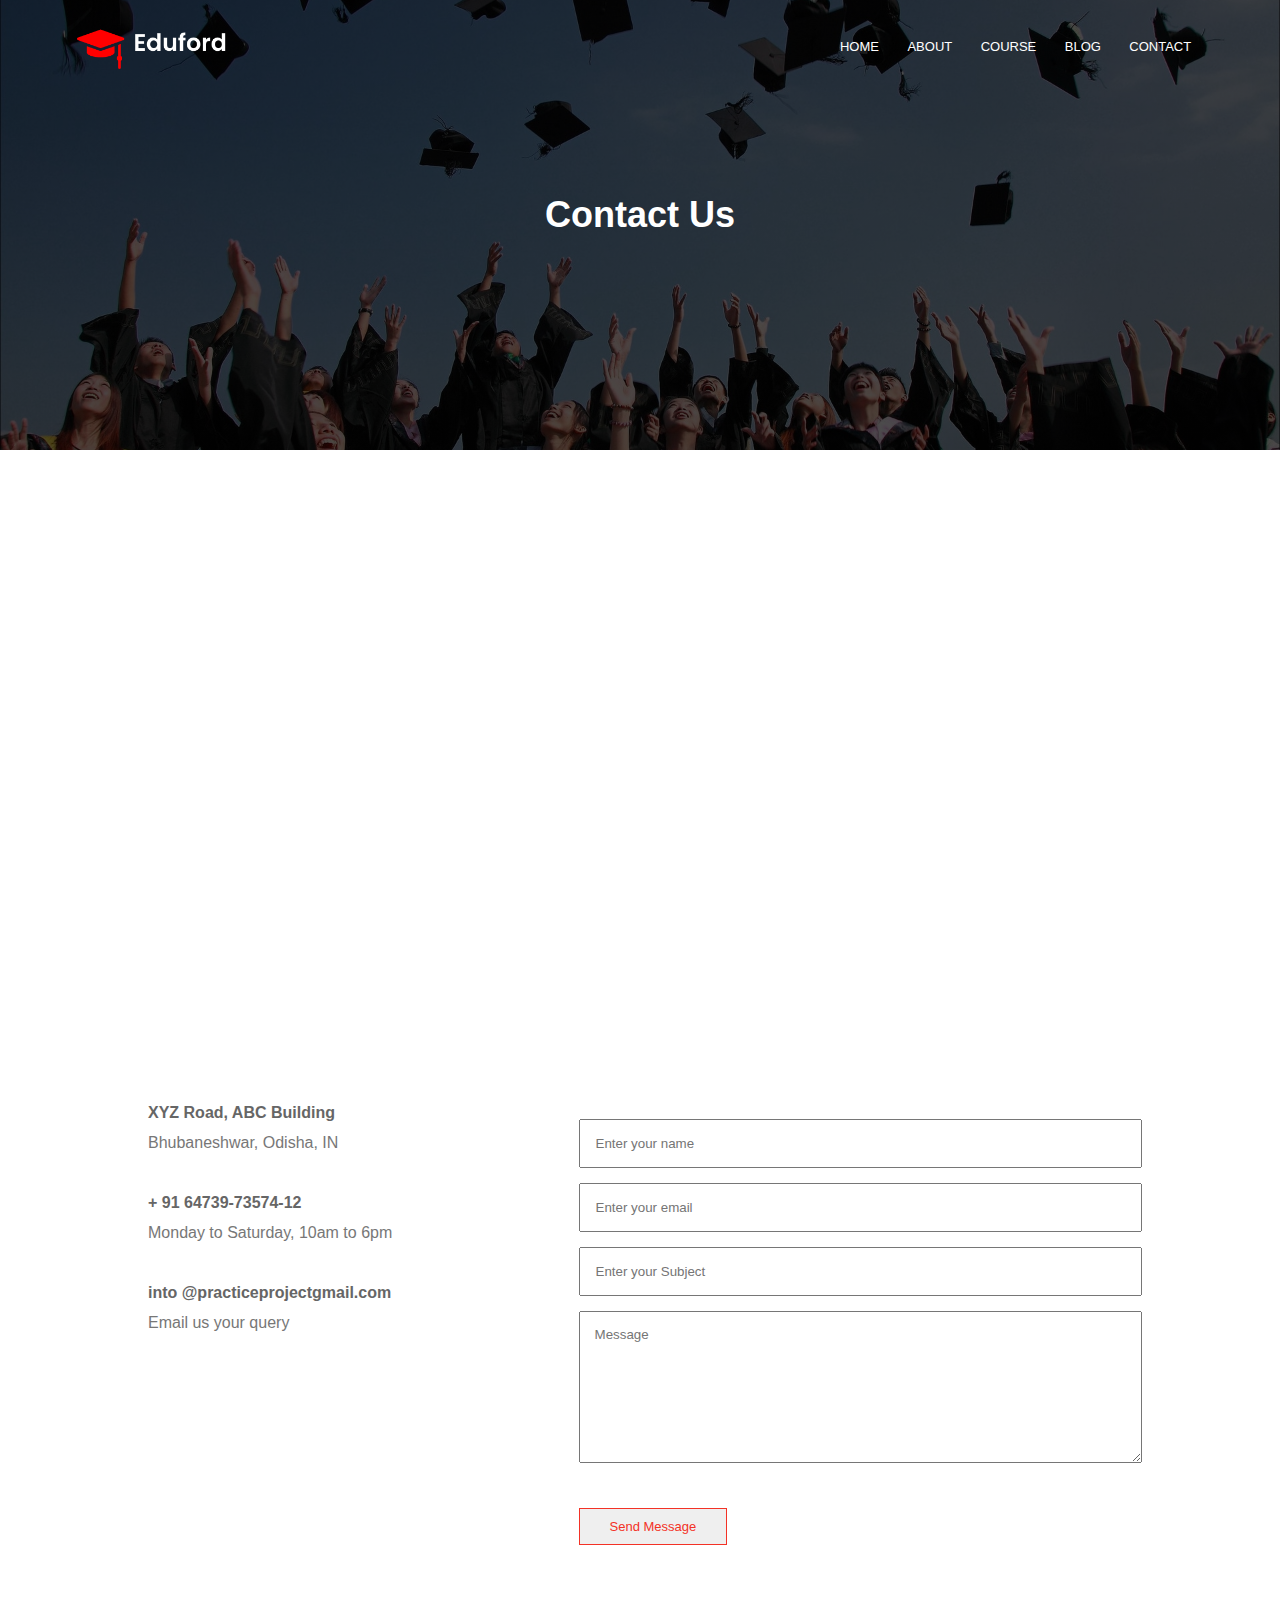
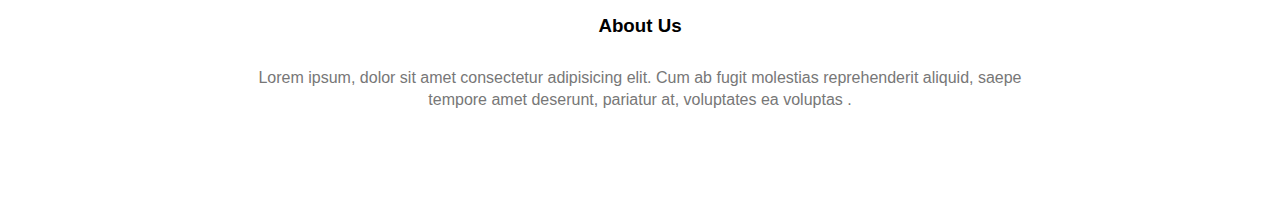
<file: 2-Eduford/Contactus.html>
<!DOCTYPE html>
<html lang="en">
<head>
      <meta charset="UTF-8">
      <meta name="viewport" content="width=device-width, initial-scale=1.0">
      <link rel="stylesheet" href="./assets/css/styles.css">
      <link rel="stylesheet" href="./assets/css/about.css">
      <link rel="stylesheet" href="./assets/css/contact.css">
      <link rel="stylesheet" href="https://cdnjs.cloudflare.com/ajax/libs/font-awesome/6.6.0/css/all.min.css" integrity="sha512-Kc323vGBEqzTmouAECnVceyQqyqdsSiqLQISBL29aUW4U/M7pSPA/gEUZQqv1cwx4OnYxTxve5UMg5GT6L4JJg==" crossorigin="anonymous" referrerpolicy="no-referrer" />
      <title>Eduford</title>
</head>
<body>
      
      <header class="sub-header">
            <nav>
                  <img src="./assets/img/logo.png" alt="logo of the page" class="logo">
                  <div class="nav-links" id="navLinks">
                        <i class="fa fa-solid fa-xmark" onclick="hideMenu()"></i>
                        <ul>
                              <li><a href="./index.html">HOME</a></li>
                              <li><a href="./aboutUs.html">ABOUT</a></li>
                              <li><a href="./courses.html">COURSE</a></li>
                              <li><a href="./blog.html">BLOG</a></li>
                              <li><a href="./Contactus.html">CONTACT</a></li>
                        </ul>
                  </div>
                  <i class="fa fa-solid fa-bars " onclick="showMenu()"></i>
            </nav>
            <h1>Contact Us</h1>
      </header>

      <!-- Contact Us -->

      <section class="location">
            <iframe src="https://www.google.com/maps/embed?pb=!1m18!1m12!1m3!1d14996.69730258891!2d86.1982154!3d20.001196949999997!2m3!1f0!2f0!3f0!3m2!1i1024!2i768!4f13.1!3m3!1m2!1s0x3a198bd77e028e9d%3A0x11e31bacc7aa9ea!2sKakatpur%2C%20Odisha%20752108!5e0!3m2!1sen!2sin!4v1723117481436!5m2!1sen!2sin" width="600" height="450" style="border:0;" allowfullscreen="" loading="lazy" referrerpolicy="no-referrer-when-downgrade"></iframe>
      </section>

      <section class="address">
            <div class="row">
                  <div class="address-col">
                        <div>
                              <i class="fa-solid fa-house"></i>
                              <span>
                                    <h4>XYZ Road, ABC Building</h4>
                                    <p>Bhubaneshwar, Odisha, IN</p>
                              </span>
                        </div>
                        <div>
                              <i class="fa-solid fa-phone"></i>
                              <span>
                                    <h4>+ 91 64739-73574-12</h4>
                                    <p>Monday to Saturday, 10am to 6pm</p>
                              </span>
                        </div>
                        <div>
                              <i class="fa-solid fa-envelope"></i>
                              <span>
                                    <h4>into @practiceprojectgmail.com</h4>
                                    <p>Email us your query</p>
                              </span>
                        </div>
                  </div>
                  <div class="contact-col">
                        <form>
                              <input type="text" name="Name" placeholder="Enter your name">
                              <input type="email" name="Email" placeholder="Enter your email">
                              <input type="text" name="Subject" placeholder="Enter your Subject">
                              <textarea name="message" placeholder="Message" rows="8"></textarea>
                              <button name="Submit" class="hero-btn abs-btn">Send Message</button>
                        </form>
                  </div>
            </div>
      </section>
 
      <!-- Footer -->
      <footer>
            <h3>About Us</h3>
            <p>Lorem ipsum, dolor sit amet consectetur adipisicing elit. Cum ab fugit molestias  reprehenderit aliquid, saepe <br> tempore amet deserunt, pariatur at, voluptates ea voluptas .</p>
            <div class="media-links">
                  <a href="#">
                        <i class="fa-brands fa-facebook"></i>
                  </a>
                  <a href="#">
                        <i class="fa-brands fa-x-twitter"></i>
                  </a>
                  <a href="#">
                        <i class="fa-brands fa-instagram"></i>
                  </a>
                  <a href="#">
                        <i class="fa-brands fa-linkedin"></i>
                  </a>
            </div>
      </footer>

      <script>
            const navLinks = document.getElementById('navLinks')
            function showMenu() {
                  navLinks.style.right = '0';
            }
            function hideMenu() {
                  navLinks.style.right = '-200px';
            }
      </script>
</body>
</html>
</file>
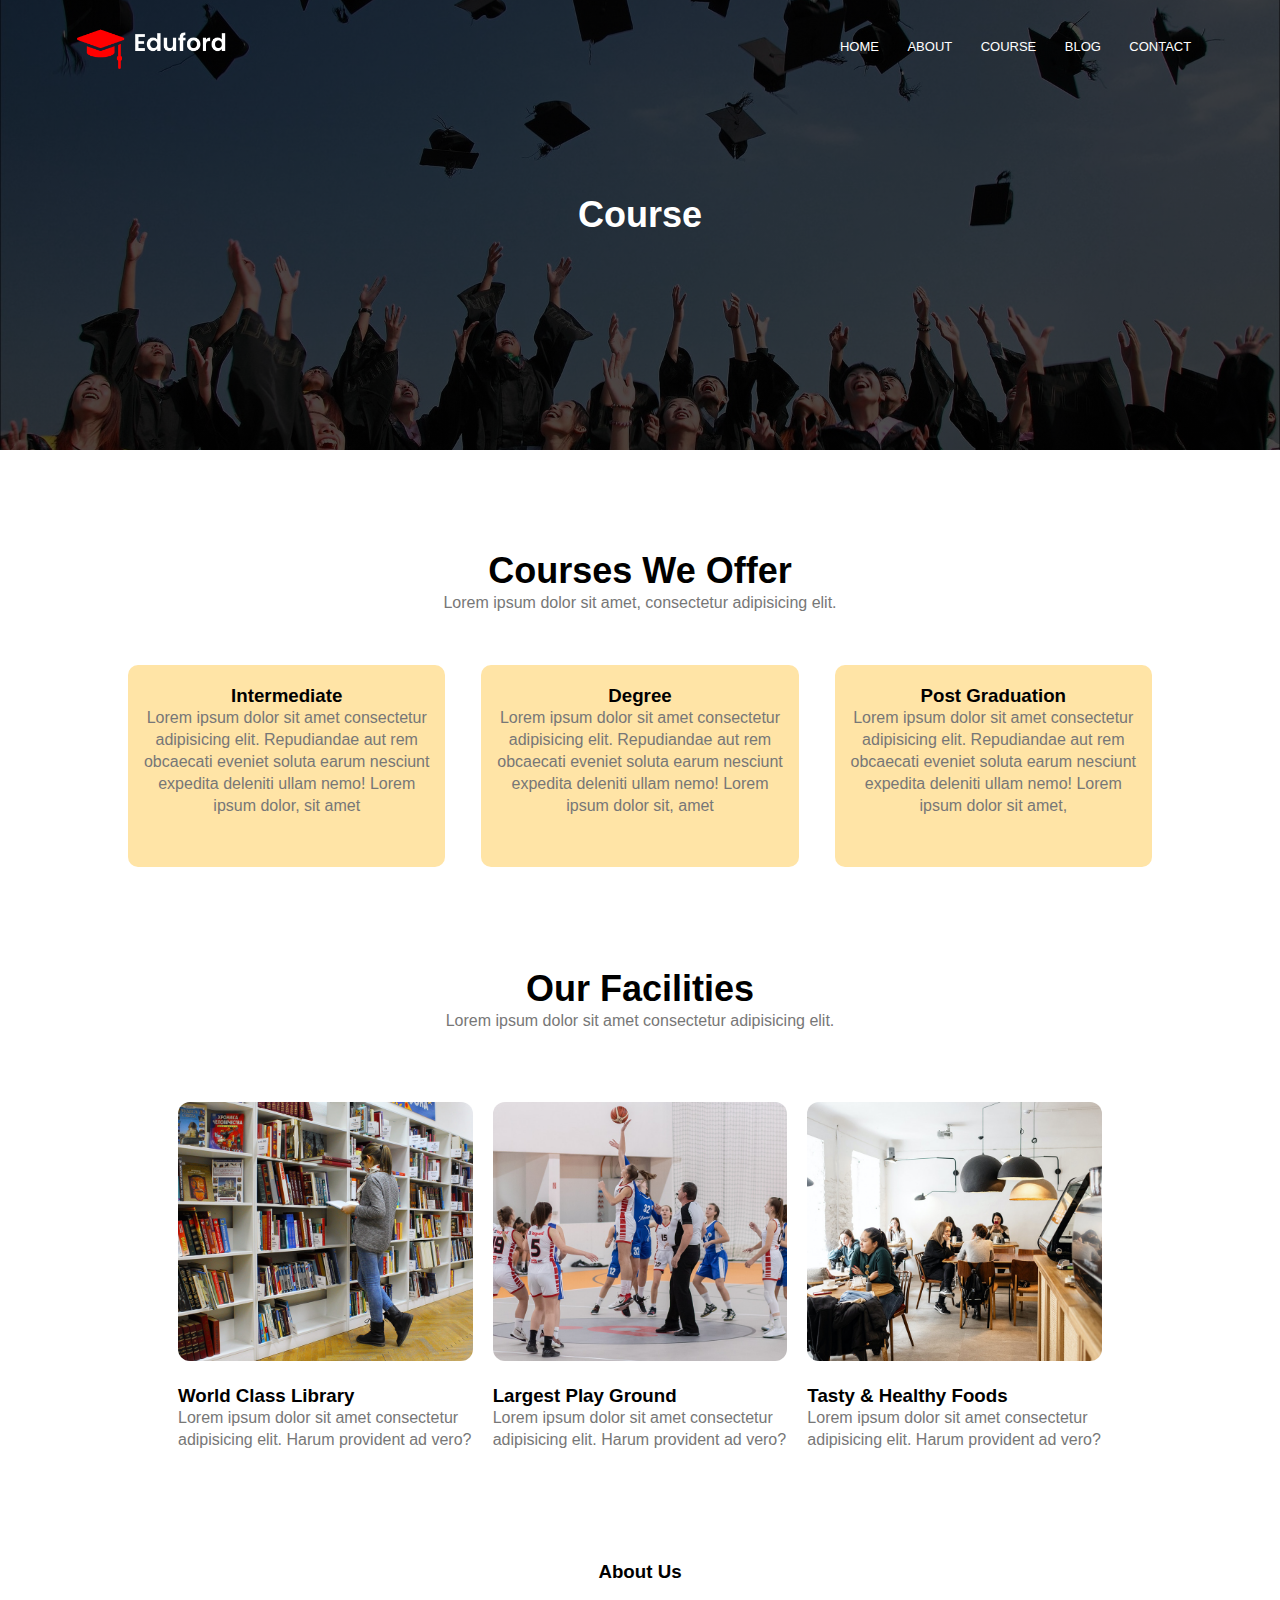
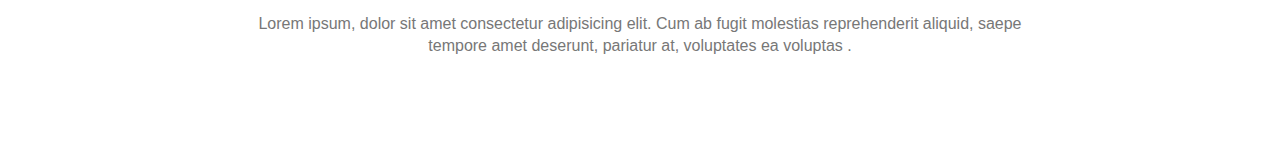
<file: 2-Eduford/courses.html>
<!DOCTYPE html>
<html lang="en">
<head>
      <meta charset="UTF-8">
      <meta name="viewport" content="width=device-width, initial-scale=1.0">
      <link rel="stylesheet" href="./assets/css/styles.css">
      <link rel="stylesheet" href="./assets/css/about.css">
      <link rel="stylesheet" href="https://cdnjs.cloudflare.com/ajax/libs/font-awesome/6.6.0/css/all.min.css" integrity="sha512-Kc323vGBEqzTmouAECnVceyQqyqdsSiqLQISBL29aUW4U/M7pSPA/gEUZQqv1cwx4OnYxTxve5UMg5GT6L4JJg==" crossorigin="anonymous" referrerpolicy="no-referrer" />
      <title>Eduford</title>
</head>
<body>
      
      <header class="sub-header">
            <nav>
                  <img src="./assets/img/logo.png" alt="logo of the page" class="logo">
                  <div class="nav-links" id="navLinks">
                        <i class="fa fa-solid fa-xmark" onclick="hideMenu()"></i>
                        <ul>
                              <li><a href="./index.html">HOME</a></li>
                              <li><a href="./aboutUs.html">ABOUT</a></li>
                              <li><a href="./courses.html">COURSE</a></li>
                              <li><a href="./blog.html">BLOG</a></li>
                              <li><a href="./Contactus.html">CONTACT</a></li>
                        </ul>
                  </div>
                  <i class="fa fa-solid fa-bars " onclick="showMenu()"></i>
            </nav>
            <h1>Course</h1>
      </header>


      <!-- Courses -->

      <section class="courses">
            <h1>Courses We Offer</h1>
            <p>Lorem ipsum dolor sit amet, consectetur adipisicing elit.</p>
            <div class="row">
                  <div class="course-col">
                        <h3>Intermediate</h3>
                        <p>Lorem ipsum dolor sit amet consectetur adipisicing elit. Repudiandae aut rem obcaecati eveniet soluta earum nesciunt expedita deleniti ullam nemo! Lorem ipsum dolor, sit amet 
                        </p>
                  </div>
                  <div class="course-col">
                        <h3>Degree</h3>
                        <p>Lorem ipsum dolor sit amet consectetur adipisicing elit. Repudiandae aut rem obcaecati eveniet soluta earum nesciunt expedita deleniti ullam nemo! Lorem ipsum dolor sit, amet </p>
                  </div>
                  <div class="course-col">
                        <h3>Post Graduation</h3>
                        <p>Lorem ipsum dolor sit amet consectetur adipisicing elit. Repudiandae aut rem obcaecati eveniet soluta earum nesciunt expedita deleniti ullam nemo! Lorem ipsum dolor sit amet, </p>
                  </div>
            </div>
      </section>




     <!-- Facility -->

     <section class="facility">
      <h1>Our Facilities</h1>
      <p>Lorem ipsum dolor sit amet consectetur adipisicing elit.</p>
      <div class="row">
            <div class="facility-col">
                  <img src="./assets/img/library.png">
                  <div class="col-text">
                        <h3>World Class Library</h3>
                        <p>Lorem ipsum dolor sit amet consectetur adipisicing elit. Harum provident ad vero?</p>
                  </div>
            </div>
            <div class="facility-col">
                  <img src="./assets/img/basketball.png">
                  <div class="col-text">
                        <h3>Largest Play Ground</h3>
                        <p>Lorem ipsum dolor sit amet consectetur adipisicing elit. Harum provident ad vero?</p>
                  </div>
            </div>
            <div class="facility-col">
                  <img src="./assets/img/cafeteria.png">
                  <div class="col-text">
                        <h3>Tasty & Healthy Foods</h3>
                        <p>Lorem ipsum dolor sit amet consectetur adipisicing elit. Harum provident ad vero?</p>
                  </div>
            </div>
      </div>
</section>
 
      <!-- Footer -->
      <footer>
            <h3>About Us</h3>
            <p>Lorem ipsum, dolor sit amet consectetur adipisicing elit. Cum ab fugit molestias  reprehenderit aliquid, saepe <br> tempore amet deserunt, pariatur at, voluptates ea voluptas .</p>
            <div class="media-links">
                  <a href="#">
                        <i class="fa-brands fa-facebook"></i>
                  </a>
                  <a href="#">
                        <i class="fa-brands fa-x-twitter"></i>
                  </a>
                  <a href="#">
                        <i class="fa-brands fa-instagram"></i>
                  </a>
                  <a href="#">
                        <i class="fa-brands fa-linkedin"></i>
                  </a>
            </div>
      </footer>

      <script>
            const navLinks = document.getElementById('navLinks')
            function showMenu() {
                  navLinks.style.right = '0';
            }
            function hideMenu() {
                  navLinks.style.right = '-200px';
            }
      </script>
</body>
</html>
</file>
<file: 1-Adventure/assets/css/Styles.css>
@import url('https://fonts.googleapis.com/css2?family=Cormorant+Garamond&family=Eczar&family=Edu+AU+VIC+WA+NT+Hand:wght@400..700&family=Libre+Baskerville&family=Libre+Franklin&family=Poppins:ital,wght@0,100;0,200;0,300;0,400;0,500;0,600;0,700;0,800;0,900;1,100;1,200;1,300;1,400;1,500;1,600;1,700;1,800;1,900&family=Proza+Libre&family=Rubik:wght@400;600&family=Taviraj&display=swap');

* {
      margin: 0;
      padding: 0;
      box-sizing: border-box;
}

body {
      font-family: "Poppins", sans-serif;
}

a {
      text-decoration: none;
      color: whitesmoke;
}
li {
      list-style-type: none;
}
body , html {
      overflow-x: hidden;
}
section {
      margin-bottom: 50px;
}

.navbar {
      position: absolute;
      top: 0;
      left: 0;
      width: 100%;
      display: flex;
      justify-content: space-between;
      padding: 20px;
      color: whitesmoke;
}

.nav-links {
      display: flex;
      align-items: center;
}
.nav-links li {
      margin: 0 20px;
}

/* NAV-BAR */

header {
      width: 100vw;
      height: 100vh;
      background-image: url(../img/header-bg.png);
      background-position: bottom;
      background-size: cover;
      display: flex;
      align-items: flex-end;
      justify-content: center;
}

.header-content {
      margin-bottom: 150px;
      text-align: center;
      color: whitesmoke;
}

.header-content h2 {
      font-size: 6vmin;
}

.header-content h1 {
      font-size: 9vmin;
      margin-top: 30px;
      margin-bottom: 20px;
}
.line {
      height: 5px;
      width: 150px;
      background-color: rgb(174, 12, 66);
      border-radius: 5px;
      margin: 10px auto;
}
.btn {
      background-color: rgb(174, 12, 66);
      padding: 10px 15px;
      border-radius: 30px;
      color: whitesmoke;
}
.menu-btn {
      position: absolute;
      top: 30px;
      right: 30px;
      width: 40px;
      cursor: pointer;
      display: none;
}

/* Events */

.events {
      margin-top: 50px;
}
.events h1 {
      text-align: center;
      font-size: 6vmin;
      letter-spacing: 4px;
      color: rgb(95, 90, 90);
}
.event-detail {
      width: 80%;
      margin: 40px auto;
      display: flex;
      justify-content: space-between;
}
.event-detail div {
      display: flex;
      flex-direction: column;
      justify-content: center;
      align-items: center;
      gap: 20px;
      text-align-last:center ;
      text-align: justify;

}
.event-detail h2 {
      color: rgb(95, 90, 90);
      letter-spacing: 3px;
      font-size: 3.5vmin;
}
.event-detail p {
      width: 70%;
      font-size: 2.2vmin;
}

/* Explore */

.explore {
      background-image: url(../img/bg2.png);
      height: 100vh;
      background-repeat: no-repeat;
      background-position: center;
      background-size: cover;
      color: white;
      display: flex;
      align-items: center;
}
.explore-content {
      width: 50%;
      display: flex;
      flex-direction: column;
      margin-left: 80px;
}
.explore-content h1 {
      font-size: 7vmin;
}
.line2 {
      margin-left: 0;
      margin-bottom: 40px;
      width: 200px;
}
.btn2 {
      max-width: 150px;
      margin-top: 30px;
      text-align: center;
}

.tours {
      display: flex;
      align-items: center;
      justify-content: center;
      color: rgb(100, 100, 100);
}

.tours .content-col {
      width: 50%;
      display: flex;
      gap: 30px;
      margin-left: 50px;
      flex-direction: column;
}
.content-col h1 {
      font-size: 8vmin;
}
.content-col .btn, p{
      margin-top: -10px;
}

.tours .image-col {
      width: 50%;
      display: flex;
      flex-wrap: wrap;
      justify-content: center;
      align-items: center;
}
.image-col img {
      width: 300px;
      margin: 20px;
}

footer {
      min-height: 20vh;
      background-color: rgb(57, 57, 57);
      color: whitesmoke;
      text-align: center;
      padding: 20px;
}
footer p {
      margin: 20px;
}

/* Animation */

img {
      transition: transform .3s ease;
}
img:hover {
      transform: scale(1.1);
}
.btn:hover {
      background-color: whitesmoke;
      color: rgb(174, 12, 66);
      border: 1px solid black;
}
.nav-links a:hover {
      color: rgb(174, 12, 66);
}



/* Mobile Devices */

@media only screen and (max-width: 850px) {
      .menu-btn {
            display: block;
            margin-right: 3%;
      }
      .navbar {
            padding: 0;
      }
      .logo {
            position: absolute;
            top: 30px;
            left: 30px;
            margin-left: 3%;
      }
      .nav-links {
            flex-direction: column;
            width: 100%;
            height: 100vh;
            justify-content: center;
            gap: 60px;
            background-color: rgb(68, 54, 111);
            margin-top: -950px;
            transition: all 0.5s ease;
      }
      .mobile-menu {
            margin-top: 0px;
            border-bottom-right-radius: 30%;
      }
      .header-content {
            margin-left: 5%;
            margin-right: 5%;
            margin-bottom: 250px;
      }

      .event-detail {
            flex-direction: column;
            gap: 40px;
      }
      .event-detail img {
            width: 90%;
      }
      
      .tours {
            flex-direction: column;
            gap: 10px;
      }
      .tours .content-col {
            margin: 0;
            width: 70%;
      }
      .tours .image-col {
            width: 100%;
      }
}
</file>
<file: 2-Eduford/assets/css/styles.css>
* {
      padding: 0;
      margin: 0;
      font-family: Verdana, Geneva, Tahoma, sans-serif;
      box-sizing: border-box;
}
li {
      list-style: none;
}
a {
      text-decoration: none;
}

.header {
      height: 100vh;
      width: 100%;
      background-image: linear-gradient(rgba(4,9,30,0.7), rgba(4,9,30,0.7)) ,url(../img/banner.png);
      background-position: center;
      background-repeat: no-repeat;
      background-size: cover;
}
nav {
      padding: 2% 6%;
      display: flex;
      justify-content: space-between;
      align-items: center;
}
nav img {
      width: 150px;
}
.nav-links {
      flex: 1;
      text-align: right;
}
.nav-links ul li {
      display: inline-block;
      padding: 8px 12px;
      position: relative;
}
.nav-links ul li a {
      font-size: 13px;
      color: #fff;
}
.nav-links ul li::after {
      content: '';
      width: 0%;
      height: 2px;
      background: #f44336;
      display: block;
      margin: auto;
      transition: 0.5s ease;
}
.nav-links ul li:hover::after {
      width: 100%;
}

.text-box {
      width: 90%;
      position: absolute;
      top: 50%;
      left: 50%;
      transform: translate(-50%, -50%);
      text-align: center;
}
.text-box h1 {
      font-size: 64px;
      color:#fff;
}
.text-box p {
      margin: 20px 0 40px;
      color: #fff;
}
.hero-btn {
      color: #fff;
      border: 1px solid #fff;
      padding: 10px 30px;
      font-size: 13px;
      cursor: pointer;
}
.hero-btn:hover {
      background: #f44336;
      border: 1px solid #f44336;
      transition: 1s;
}

/* Burger Menu */
nav .fa{
      display: none;
}




/* Courses */

h1 {
      font-size: 36px;
}
p {
      color: #777;
      font-size: 16px;
      font-weight: 400;
      line-height: 22px;
      padding: 10px;
}

.courses {
      width: 80%;
      margin: auto;
      text-align: center;
      padding-top: 100px;
}
.courses .row {
      display: flex;
      justify-content: space-between;
      margin-top: 5%;
}
.course-col {
      background-color: rgb(255, 228, 166);
      flex-basis: 31%;
      border-radius: 10px;
      padding: 20px 10px;
      margin-bottom: 5%;
}


@media(max-width: 700px) {
      .nav-links ul li {
            display: block;
      }
      .nav-links {
            height: 100vh;
            background: #f44336;
            display: block;
            z-index: 2;
            text-align: left;
            position: fixed;
            top: 0;
            right: -200px;
            width: 200px;
            transition: 0.5s ease;
      }
      nav .fa {
            display: block;
            color: #fff;
            font-size: 32px;
            margin: 10px;
            cursor: pointer;
      }
      .nav-links ul {
            padding: 40px;
      }
      .row {
            flex-direction: column;
      }
}





/* Campus */

.campus {
      width: 80%;
      margin: auto;
      padding: 50px;
      text-align: center;
}
.campus .row {
      display: flex;
      justify-content: center;
      align-items: center;
      gap: 20px;
      margin-top: 40px;
}
.campus-col {
      flex-basis: 32%;
      border-radius: 10px;
      margin-bottom: 20px;
      overflow: hidden;
      position: relative;
}
.campus-col img {
      width: 100%;
      display: block;
}
.layer {
      background: transparent;
      height: 100%;
      width: 100%;
      position: absolute;
      top: 0;
      left: 0;
      transition: 0.5s;
}
.layer:hover {
      background: rgba(226, 0, 0, 0.7);
}
.layer h3{
      color: #fff;
      width: 100%;
      font-size: 18px;
      position: absolute;
      bottom: 0;
      left: 50%;
      transform: translateX(-50%);
      opacity: 0;
      transition: 0.5s;
}
.layer:hover h3 {
      bottom: 49%;
      opacity: 1;
}





/* Facilities */

.facility {
      width: 80%;
      text-align: center;
      margin: auto;
      padding: 50px;
}
.facility .row {
      display: flex;
      align-items: center;
      justify-content: center;
      gap: 20px;
      padding-top: 40px;
}
.facility-col {
      flex-basis: 32%;
}
.facility-col img {
      width: 100%;
      display: block;
      border-radius: 12px;
      margin-bottom: 8%;
}
.col-text {
      text-align: left;
}
.col-text p {
      padding-left: 0;
} 






/* Testimonial */

.testimonial {
      width: 80%;
      margin: auto;
      margin-bottom: 50px;
      text-align: center;
}
.testimonial .row {
      display: flex;
      align-items: center;
      justify-content: space-around;
      padding-top: 40px;
}
.testi-col {
      flex-basis: 44%;
      border-radius: 10px;
      margin: 3% 0;
      text-align: left;
      background: #ffd4d4;
      padding: 25px;
      cursor: pointer;
      display: flex;
}
.testi-col p {
      padding: 0;
}
.testi-col h3 {
      margin: 10px 0;
}
.testi-col img {
      height: 40px;
      margin-left: 5px;
      margin-right: 30px;
      border-radius: 50%;
}
.testi-col i {
      font-size: smaller;
      color: rgb(228, 164, 0);
}

@media(max-width: 700px) {
      .testi-col img {
            margin-left: 0;
            margin-right: 15px;
      }
}


/* Call to Action */

.cta {
      width: 80%;
      margin: 100px auto;
      border-radius: 10px;
      background-image: linear-gradient(rgba(0, 0, 0, 0.7), rgba(0, 0, 0, 0.7)), url(../img/banner2.jpg);
      background-size: cover;
      background-position: center;
      padding: 100px 0;
      text-align: center;
      text-transform: capitalize;
}
.cta h1 {
      margin-bottom: 40px;
      padding: 0;
      color: #fff;
}

@media(max-width: 700px) {
      .cta h1{
            font-size: 24px;
      }
}

footer {
      text-align: center;
      padding: 30px;
}
footer p {
      padding: 30px 0;
}
footer .media-links {
      width: 100%;
      padding: 10px;
}
.media-links a {
      padding: 5px 10px;
      font-size: 24px;
      color: #f44336;
}
</file>
<file: Mini-Project-Css/1-Profile-Card/assets/css/styles.css>
* {
      padding: 0;
      margin: 0;
      box-sizing: border-box;
      font-family: Verdana, Geneva, Tahoma, sans-serif;
}

body {
      height: 100vh;
      width: 100%;
      display: flex;
      align-items: center;
      justify-content: center;
      background-color: #f2f2f2;
}
.profile-card {
      display: flex;
      flex-direction: column;
      align-items: center;
      justify-content: center;
      text-align: center;
      background-color: #fff;
      max-width: 370px;
      width: 100%;
      border-radius: 24px;
      padding: 25px;
      box-shadow: 0 5px 10px rgba(0, 0, 0, 0.2);
      position: relative;
}
.profile-card::before {
      content: "";
      height: 150px;
      width: 100%;
      position: absolute;
      background-color: red;
      top: 0;
      border-radius: 24px 24px 0 0;
}
.image {
      height: 150px;
      width: 150px;
      border-radius: 50%;
      padding: 3px;
      background-color: red;
      margin-bottom: 20px;
      z-index: 1;
}
img {
      width: 100%;
      height: 100%;
      object-fit: cover;
      border-radius: 50%;
      border: 3px solid white;
}

.text-data .title {
      font-size: 26px;
      font-weight: 700;
}
.text-data .text {
      margin-top: 5px;
}

.profile-card .media-buttons {
      margin-top: 15px;
      display: flex;
      align-items: center;
}
.media-buttons .link {
      text-decoration: none;
      display: flex;
      align-items: center;
      justify-content: center;
      margin: 0 8px;
      background-color: red;
      color: #fff;
      font-size: 18px;
      height: 34px;
      width: 34px;
      border-radius: 50%;
}

.profile-card .buttons {
      margin-top: 24px;
      display: flex;
      align-items: center;
}
.buttons .button {
      border: none;
      margin: 0 8px;
      padding: 10px 20px;
      border-radius: 18px;
      background-color: red;
      color: #fff;
      font-size: 14px;
      cursor: pointer;
      transition: all 0.3s ease;
}
.button:hover {
      background-color: rgb(162, 30, 30);
}

.profile-card .analytics {
      margin-top: 20px;
      display: flex;
      align-items: center;
}
.analytics .data {
      display: flex;
      align-items: center;
      color: #333;
      padding: 0 20px;
      border-right: 2px solid #333;
}
.data i {
      font-size: 18px;
      margin-right: 6px;
}
.data:last-child {
      border-right: none;
}
</file>
<file: 2-Eduford/assets/css/about.css>
/* Abouts Us Page */

.sub-header {
      height: 50vh;
      width: 100%;
      background-image: linear-gradient(rgba(0, 0, 0, 0.7), rgba(0, 0, 0, 0.7)), url(../img/background.jpg);
      background-position: center;
      background-size: cover;
      background-repeat: no-repeat;
      text-align: center;
}
.sub-header h1 {
      color: #fff;
      margin-top: 100px;
}

.about-us {
      width: 80%;
      margin: auto;
      padding-top: 80px;
      padding-bottom: 50px;
}
.about-us .row {
      display: flex;
      justify-content: space-between;
}
.about-col {
      flex-basis: 48%;
}
.about-col > h1, p{
      padding: 0;
      margin-bottom: 30px;
}
.about-col img {
      width: 100%;
}
.abs-btn {
      border: 1px solid #f33226;
      color: #f33226;
      margin-top: 30px;
}
.abs-btn:hover {
      color: #fff;
}

@media(max-width: 700px) {
      .about-col img {
            padding-top: 40px;
      }
}

footer p {
      margin-bottom: 0;
}
</file>
<file: 2-Eduford/assets/css/blog.css>
.blog {
      padding-top: 100px;
      padding-bottom: 30px;
}
.blog .row {
      display: flex;
      justify-content: space-between;
      width: 80%;
      margin: 0 auto;
}
.blog-col-left {
      flex-basis: 60%;
}
.blog-col-left img {
      width: 100%;
}
.blog-col-left p {
      padding: 0;
      text-align: justify;
}
.blog-col-left h1 {
      margin: 20px 0;
}
.blog-col-right {
      flex-basis: 38%;
}

.comment-box {
      padding: 30px 20px;
      border: 1px solid rgb(212, 212, 212);
}
input[type], textarea {
      padding: 15px 10px;
      display: block;
      width: 100%;
      margin: 30px 0;
      background-color: rgb(243, 243, 243);
      border: none;
}
textarea {
      height: 120px;
}
input[type="button"] {
      width: 160px;
      border: 1px solid #f44336;
      font-weight: 700;
      background: transparent;
      color: #f44336;
}
tr, th, td {
      width: 100%;
      padding: 10px;
      border: 1px soild black;
}
tr {
      margin: 20px 0;
}
th {
      background-color: #f44336;
      color: #fff;
}

@media(max-width: 700px) {
      .comment-box {
            margin-bottom: 40px;
      }
      h1 {
            font-size: 22px;
      }
}
</file>
<file: 2-Eduford/assets/css/contact.css>
.location {
      width: 80%;
      margin: auto;
      padding-top: 80px;
      padding-bottom: 120px;
}
.location iframe {
      width: 100%;
}

.address {
      width: 80%;
      margin: auto;
      padding-bottom: 40px;
}
.address .row {
      display: flex;
}
.address-col {
      flex-basis: 44%;
}
.address-col div{
      display: flex;
      align-items: center;
      margin-bottom: 40px;
}
.address-col div i {
      margin-right: 20px;
      font-size: 22px;
      color: #f33226;
}
.address-col div span, p {
      margin: 0;
      padding: 0;
}
.address-col div h4 {
      margin-bottom: 10px;
      color: #666;
}
.contact-col {
      flex-basis: 55%;
}
input[type], textarea {
      display: block;
      width: 100%;
      padding: 15px;
      margin: 15px 0;
}
</file>
